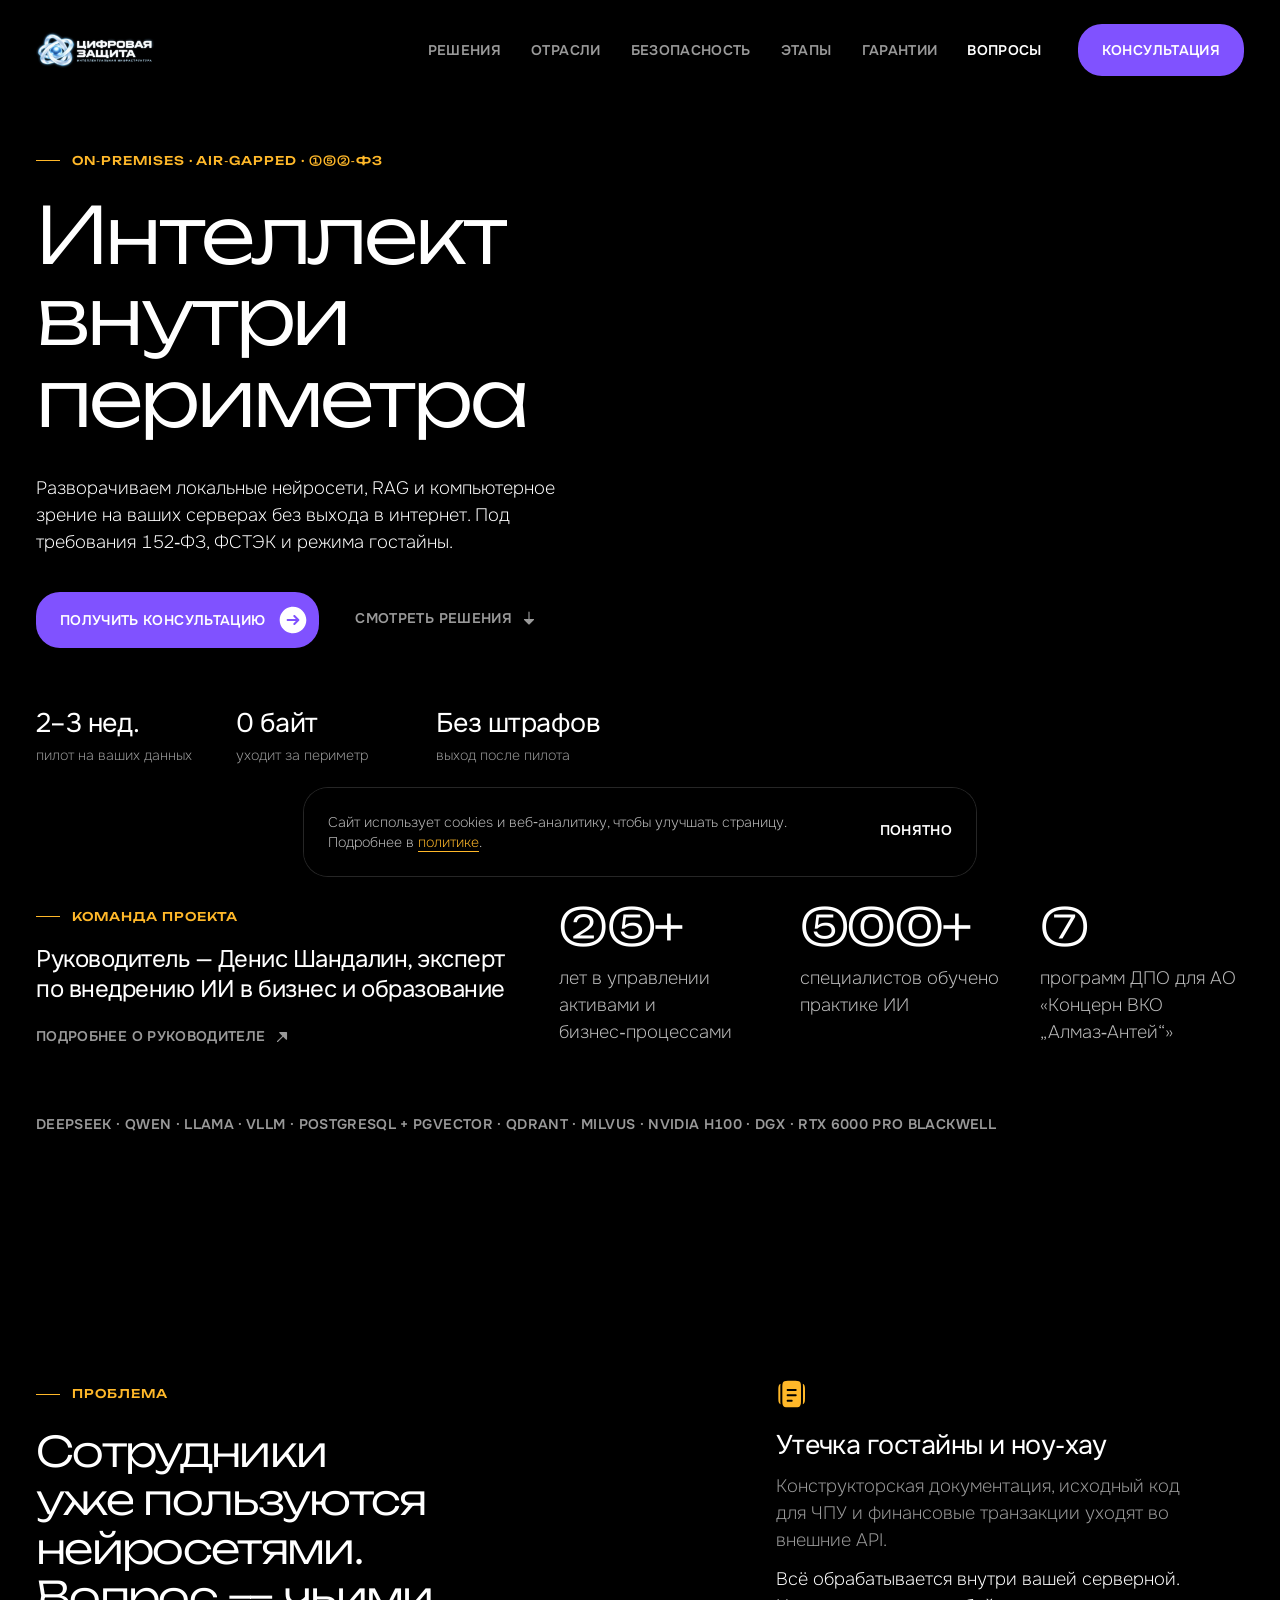
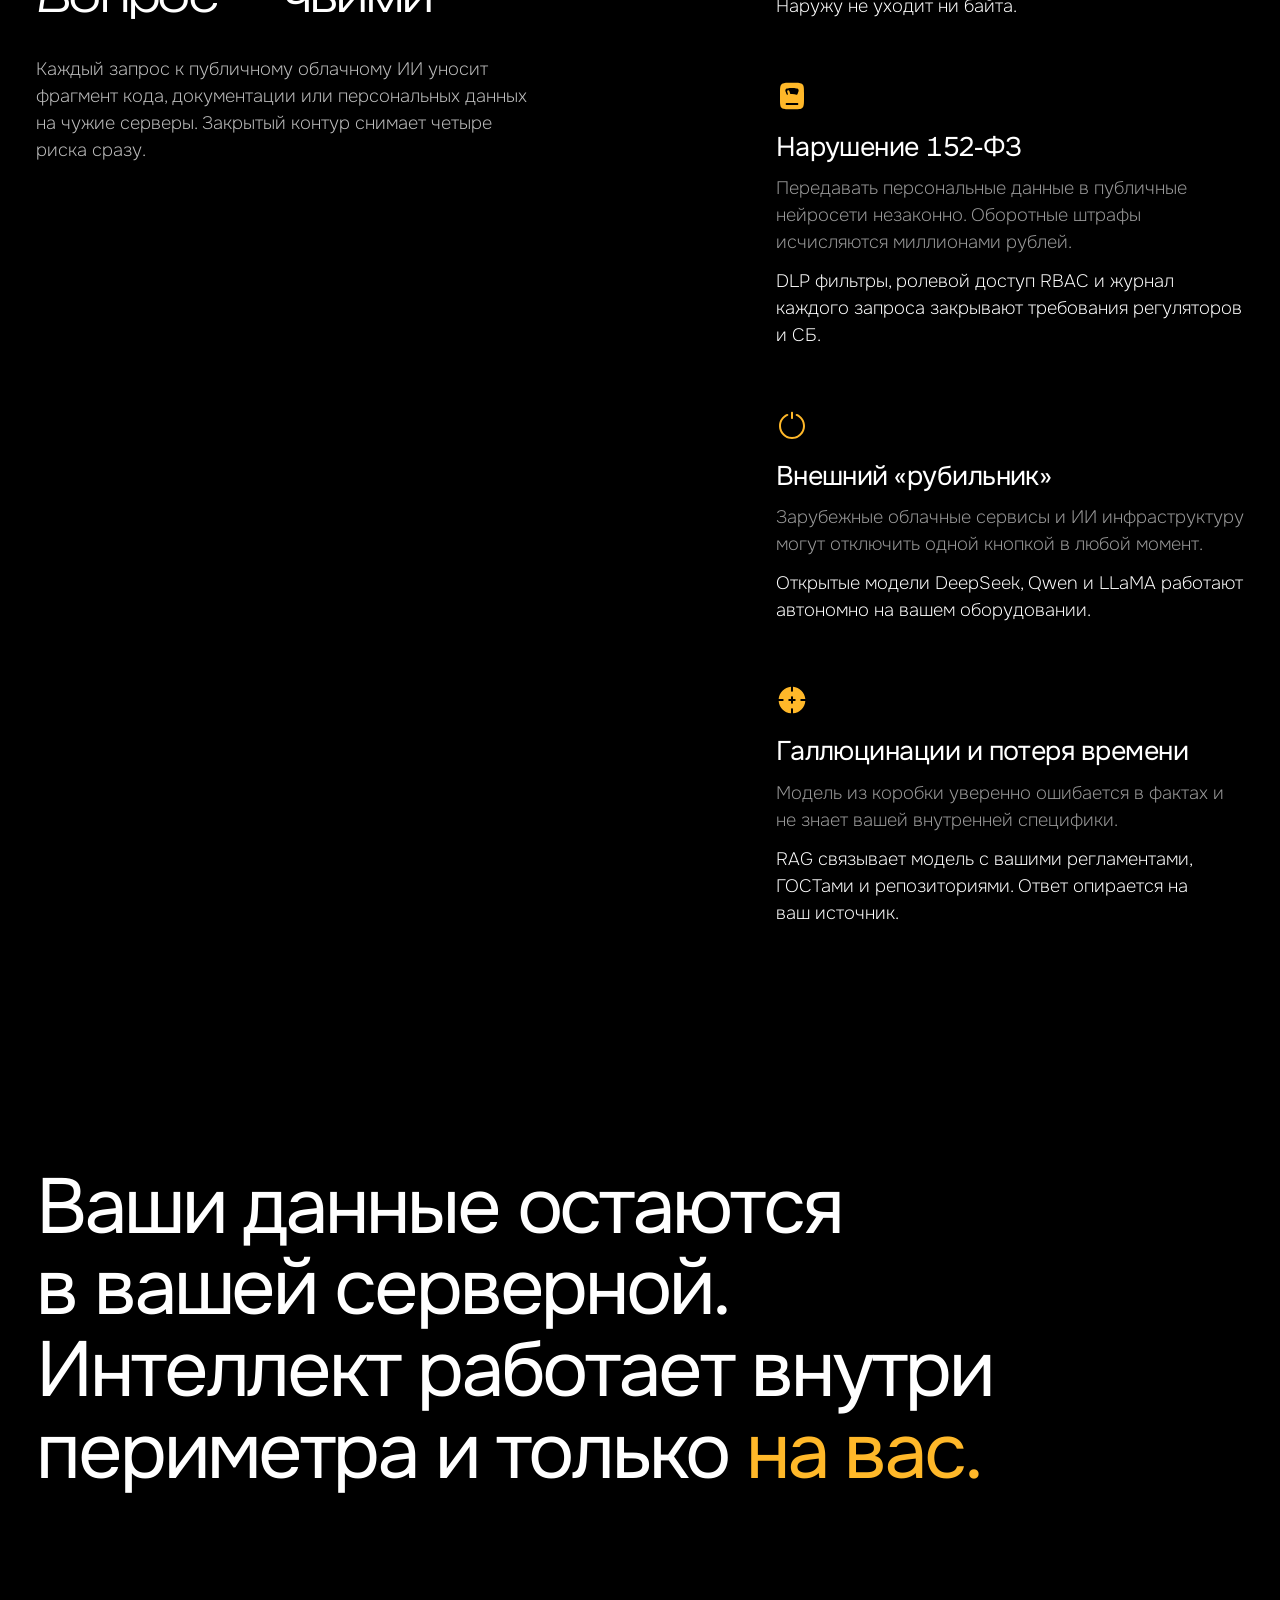
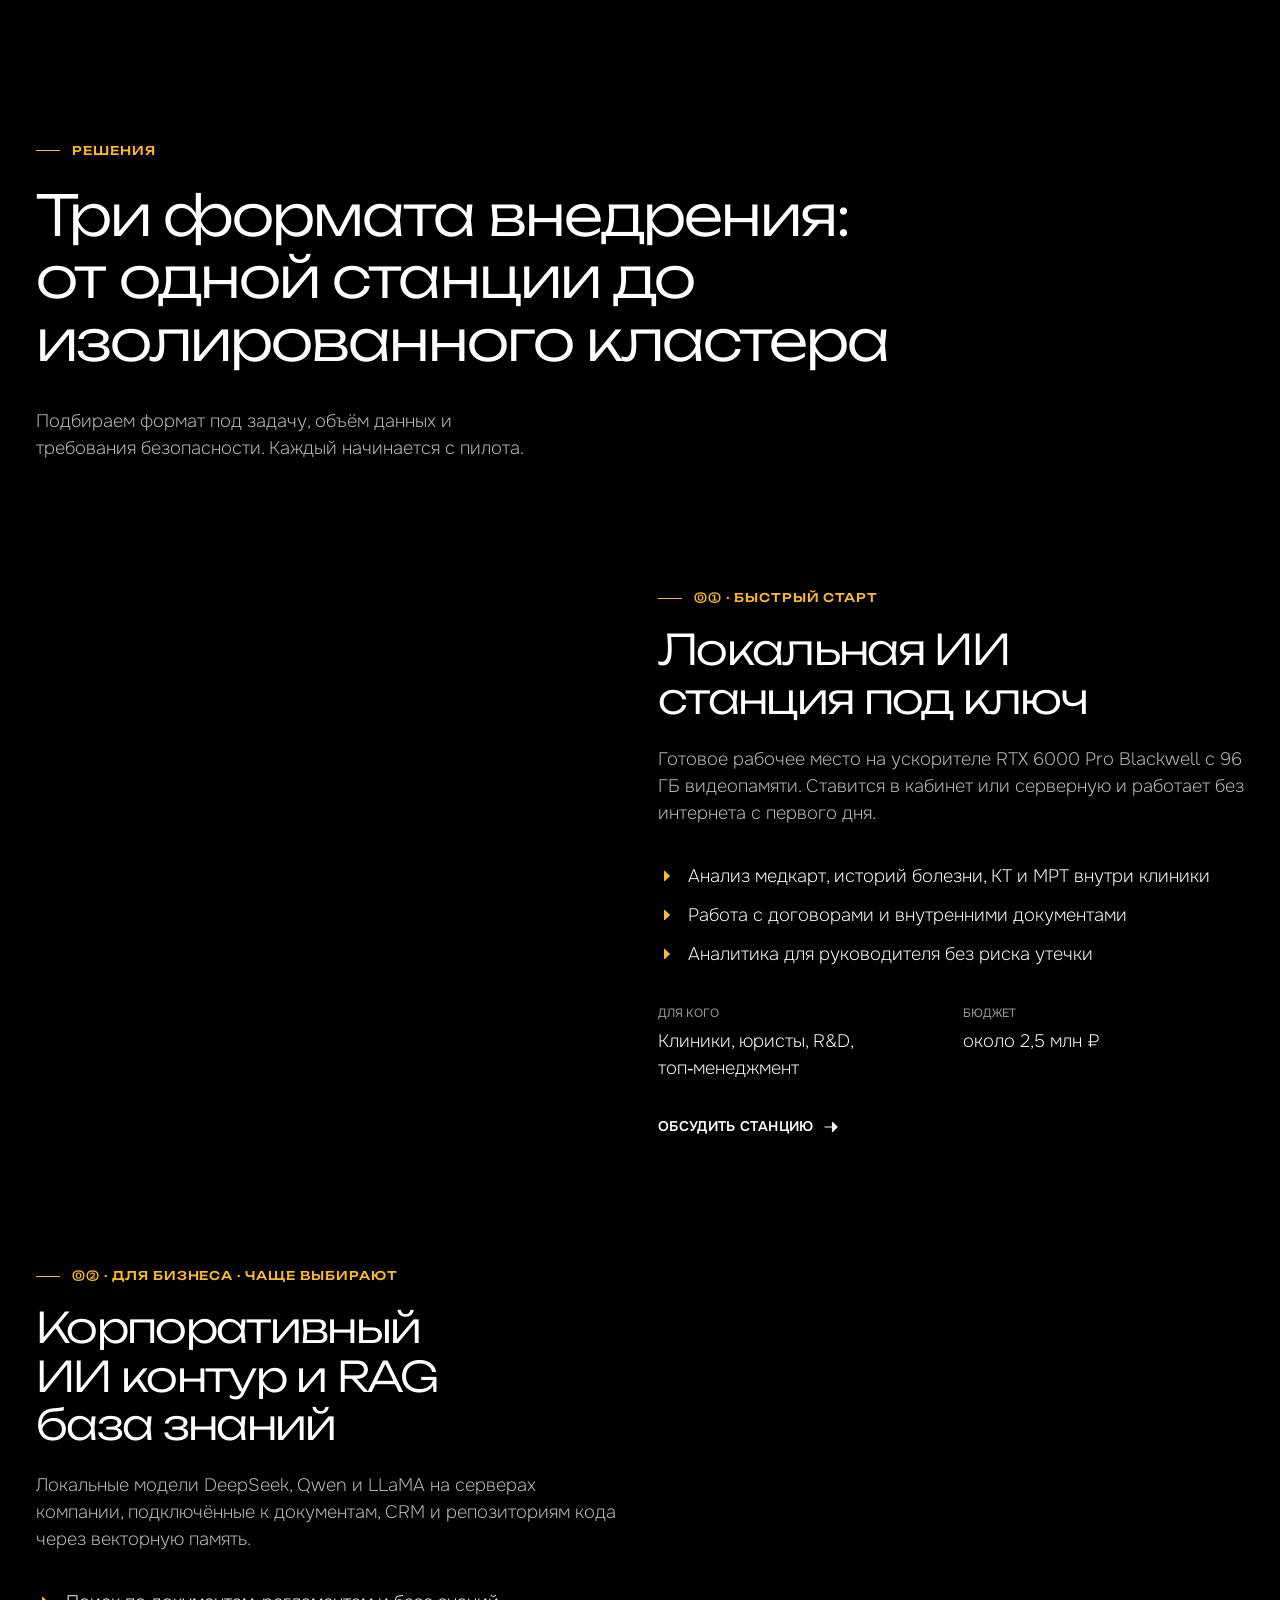
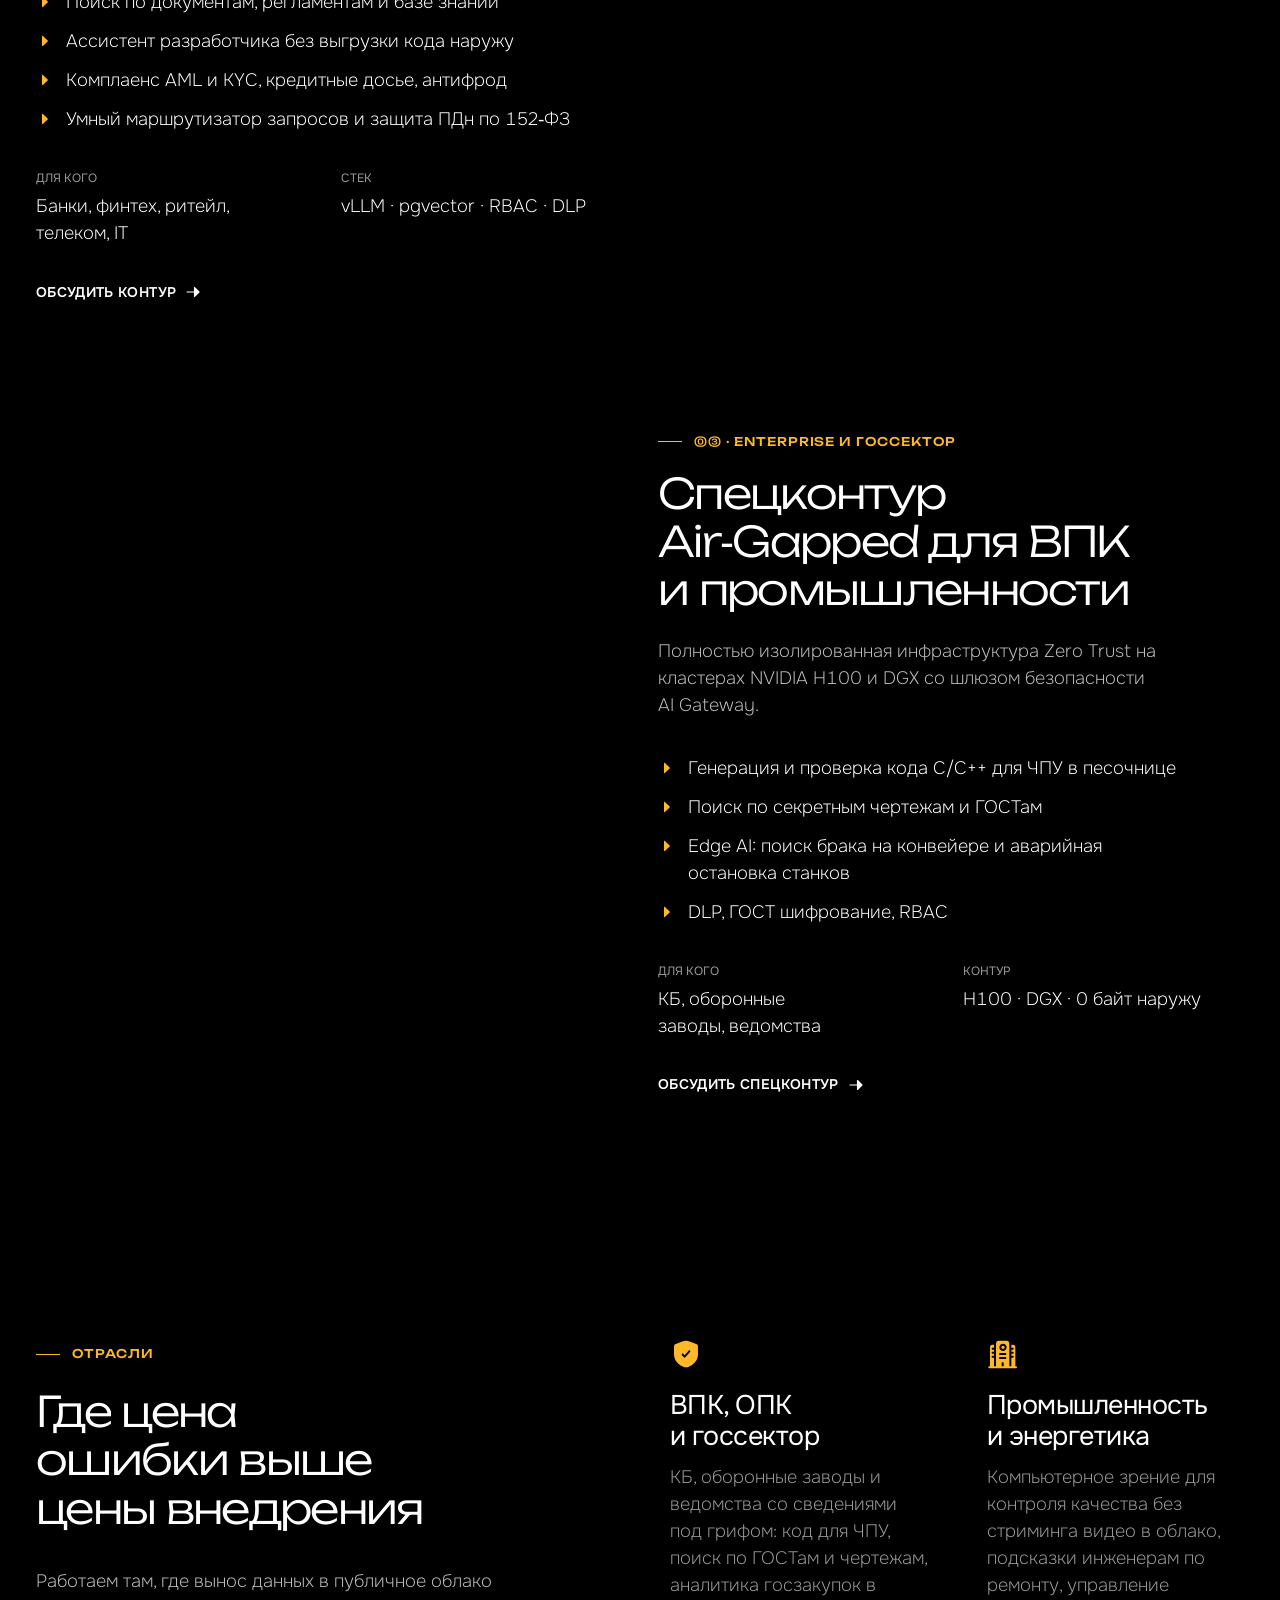
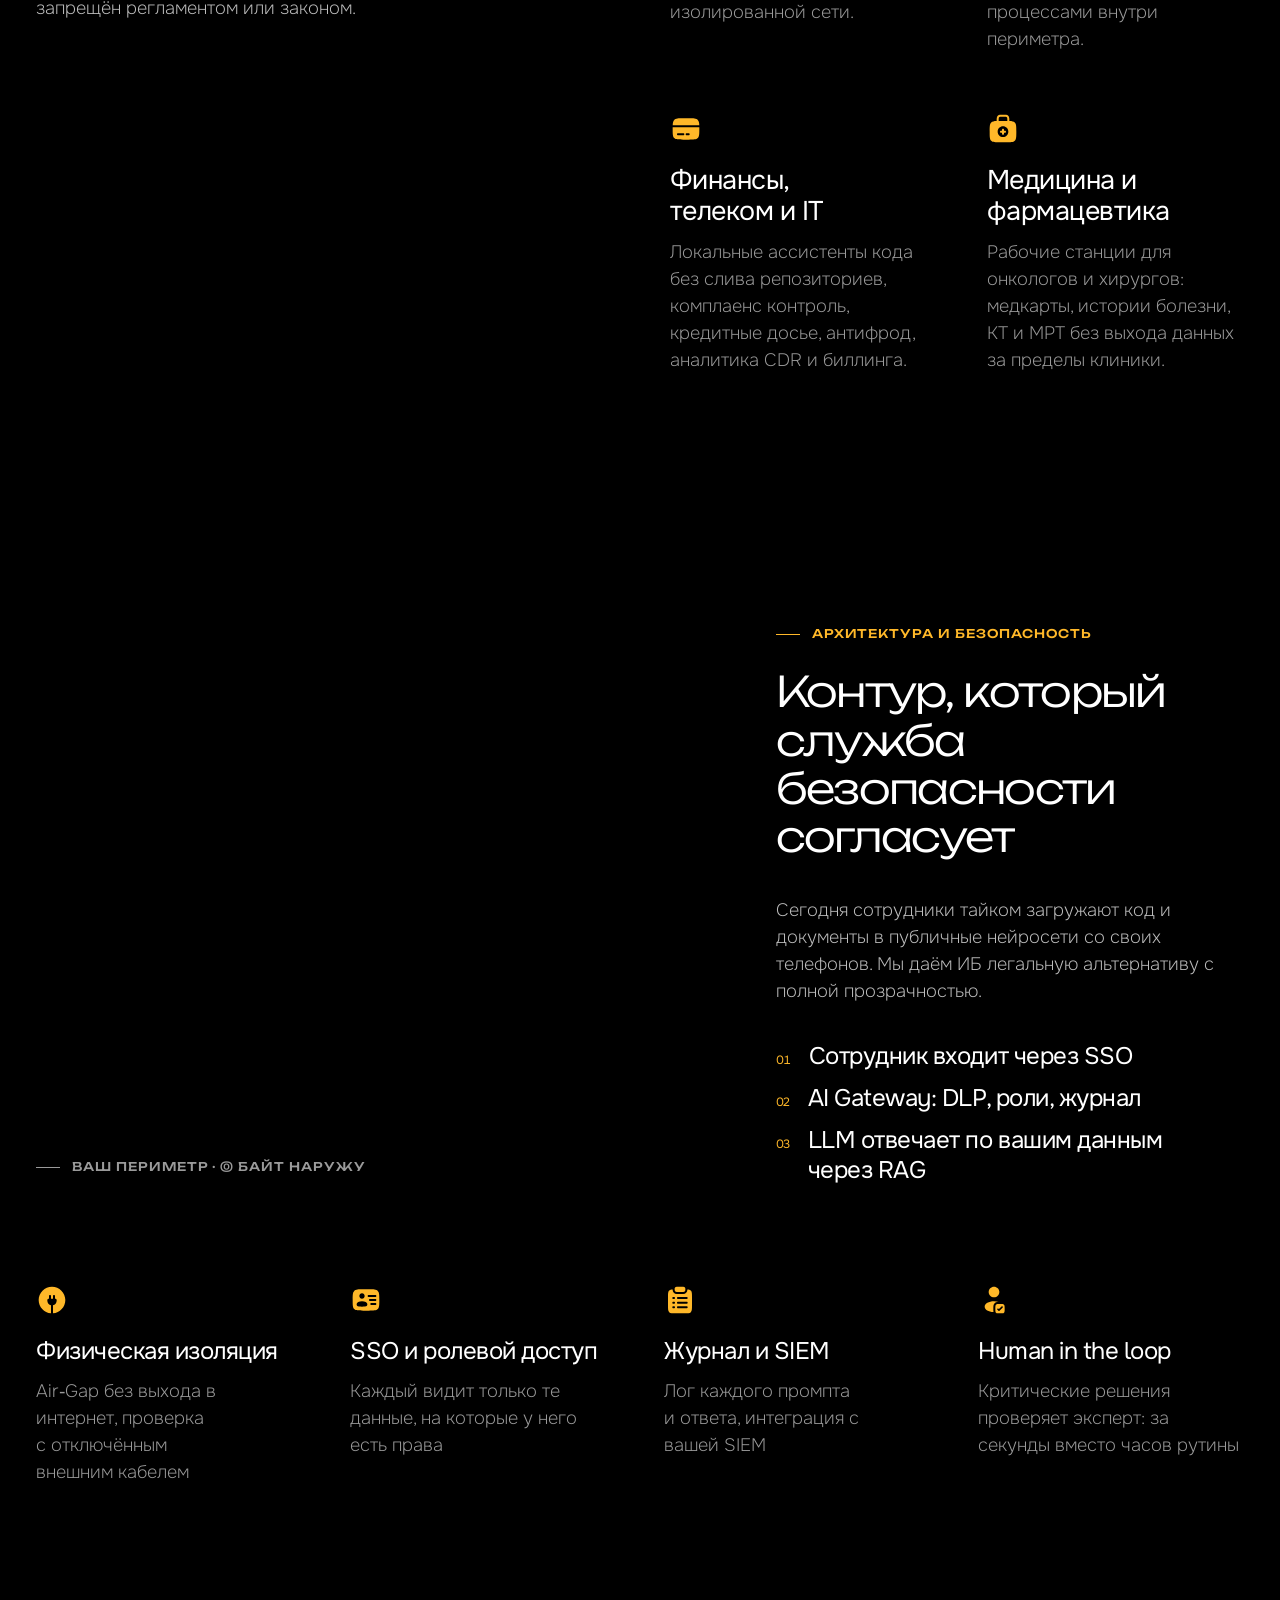
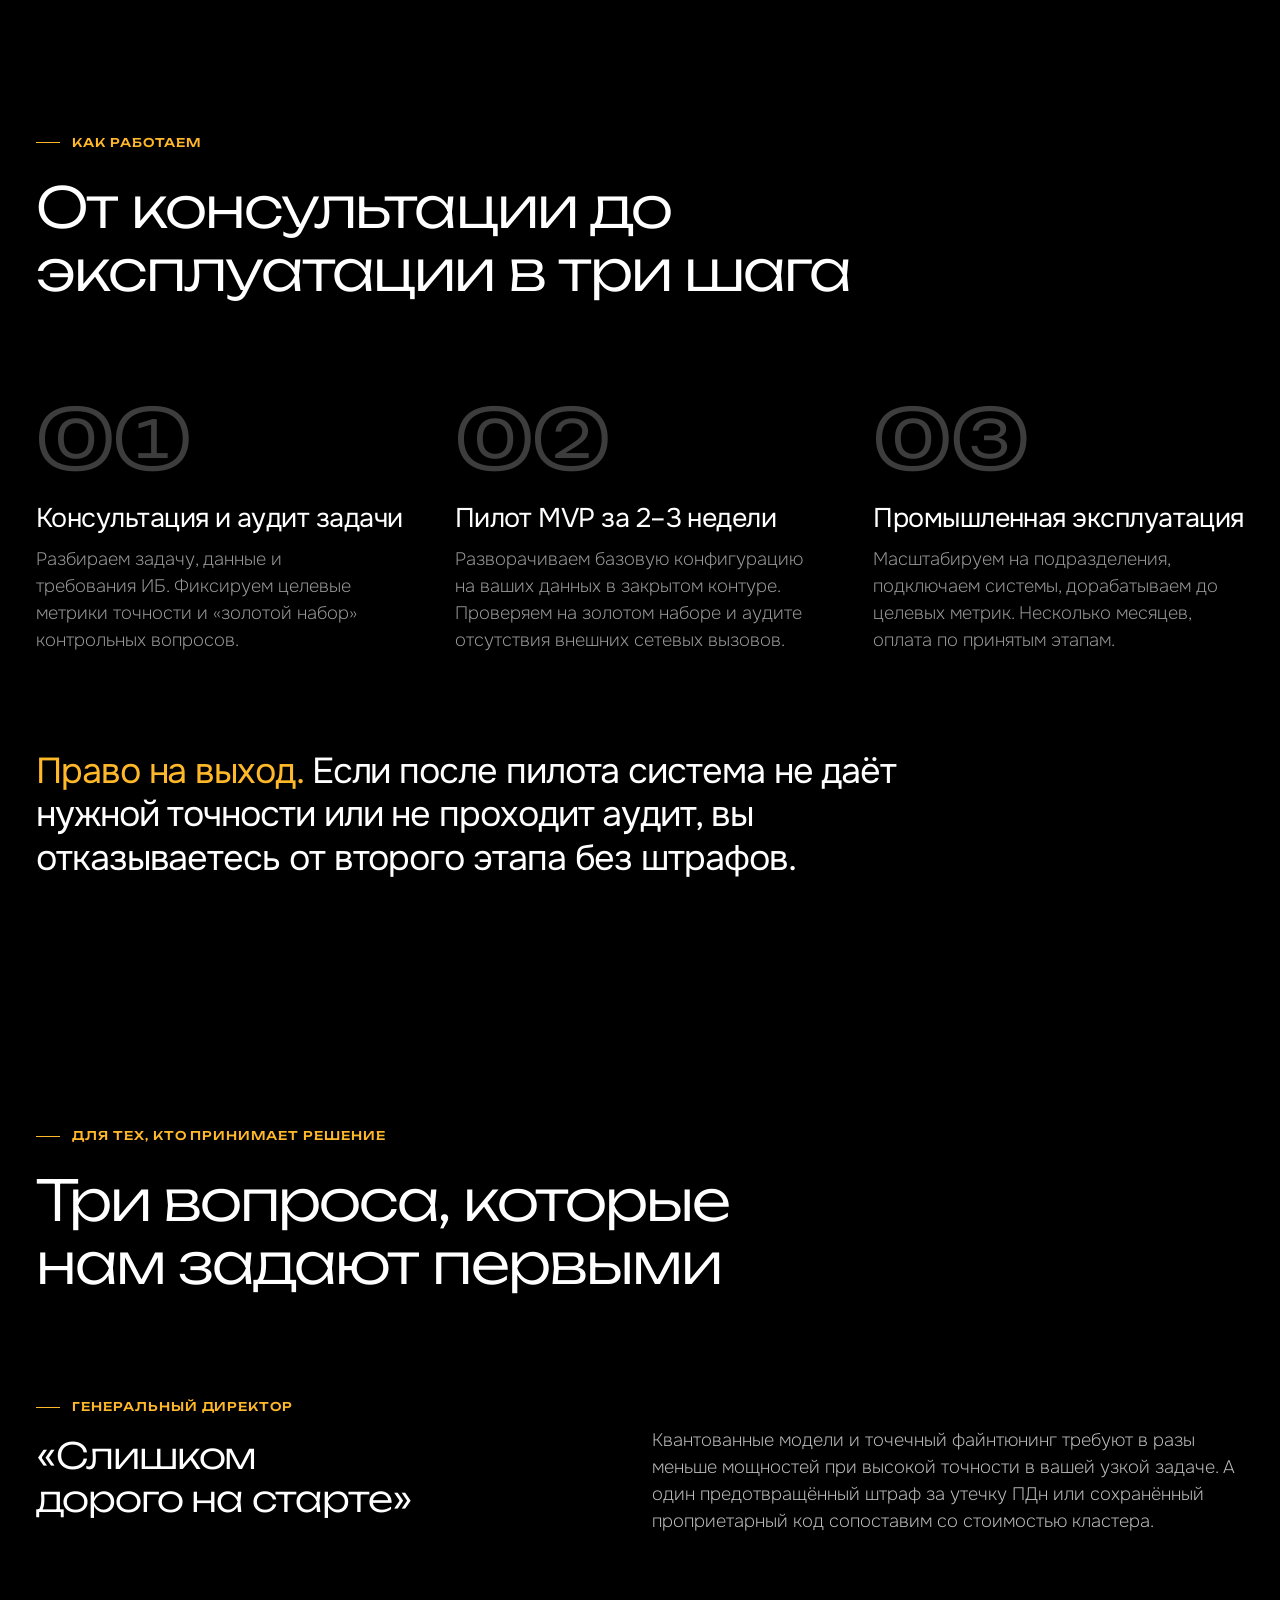
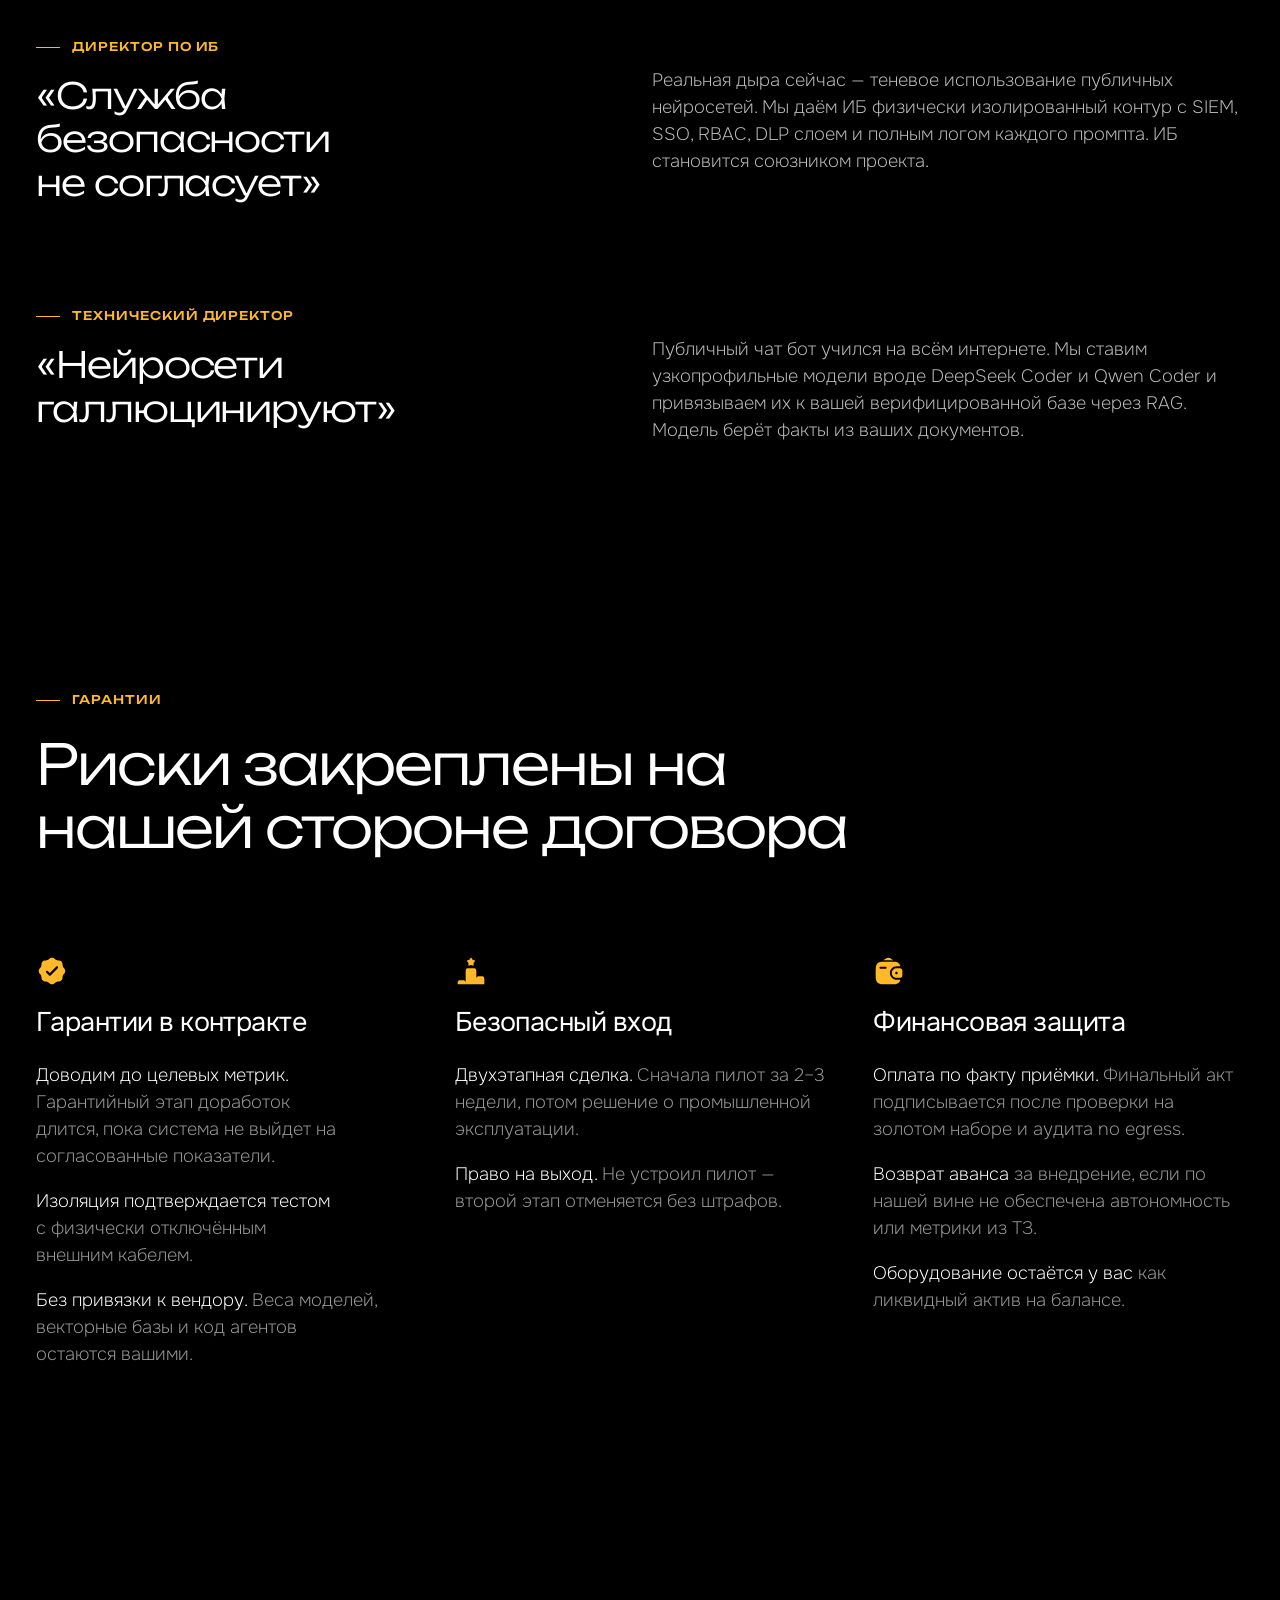
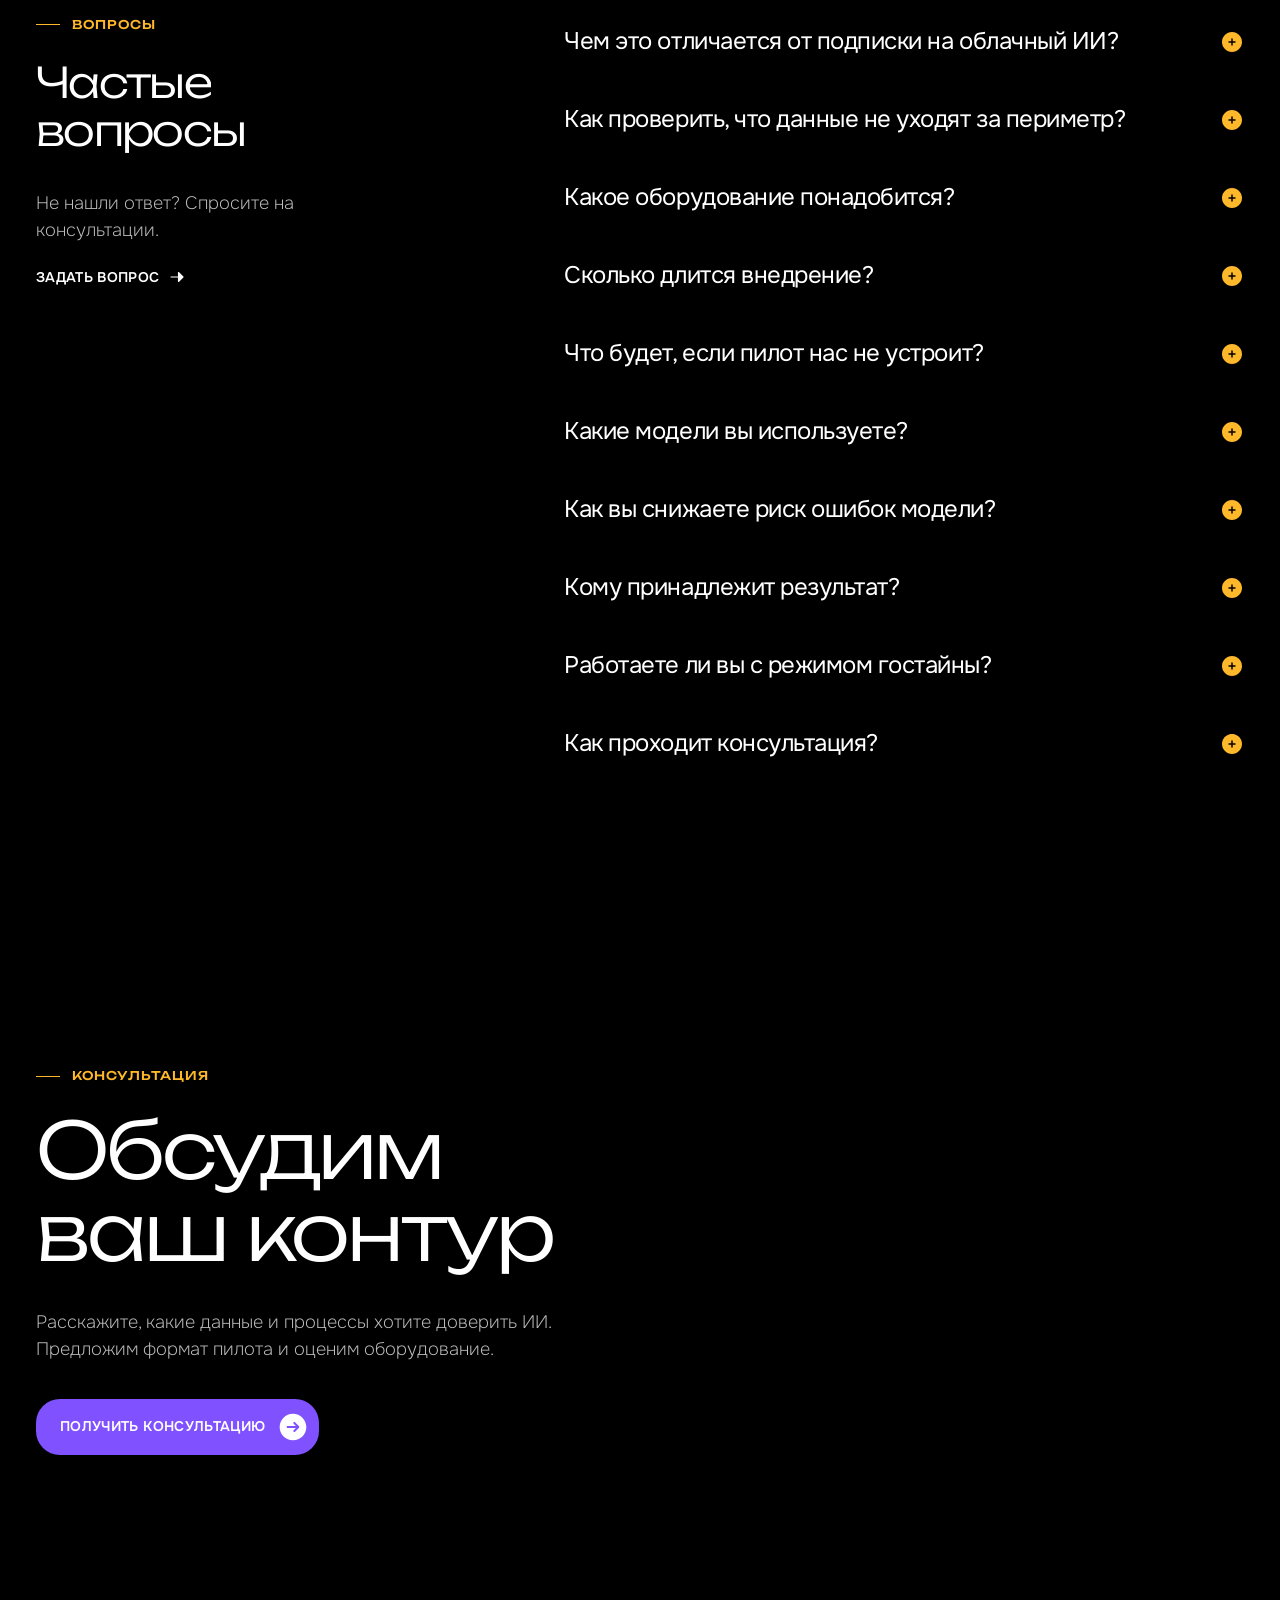
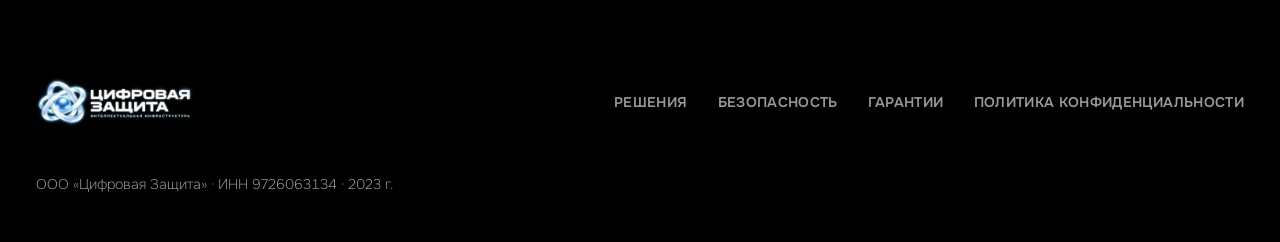
<file: index.html>
<!doctype html>
<html lang="ru">
<head>
  <meta charset="utf-8">
  <meta name="viewport" content="width=device-width, initial-scale=1">
  <title>Суверенный ИИ в закрытом контуре под ключ — Цифровая защита</title>
  <meta name="description" content="Разворачиваем локальные нейросети, RAG и компьютерное зрение на серверах заказчика без выхода в интернет. Под требования 152‑ФЗ, ФСТЭК и режима гостайны. Пилот на ваших данных за 2–3 недели.">
  <meta name="theme-color" content="#000000">
  <meta name="color-scheme" content="dark">
  <link rel="canonical" href="https://smit1980.github.io/CiFrA/">

  <meta property="og:type" content="website">
  <meta property="og:url" content="https://smit1980.github.io/CiFrA/">
  <meta property="og:locale" content="ru_RU">
  <meta property="og:site_name" content="Цифровая защита">
  <meta property="og:title" content="Суверенный ИИ в закрытом контуре под ключ">
  <meta property="og:description" content="Локальные LLM, RAG и компьютерное зрение на ваших серверах без выхода в интернет. Пилот за 2–3 недели.">
  <meta property="og:image" content="https://smit1980.github.io/CiFrA/assets/img/og-image.jpg">
  <meta property="og:image:width" content="1200">
  <meta property="og:image:height" content="630">
  <meta name="twitter:card" content="summary_large_image">

  <link rel="icon" type="image/png" sizes="32x32" href="assets/img/favicon-32.png">
  <link rel="icon" type="image/png" sizes="512x512" href="assets/img/favicon-512.png">
  <link rel="apple-touch-icon" href="assets/img/apple-touch-icon.png">

  <link rel="preconnect" href="https://fonts.googleapis.com">
  <link rel="preconnect" href="https://fonts.gstatic.com" crossorigin>
  <link href="https://fonts.googleapis.com/css2?family=Onest:wght@200;400;600&family=Unbounded:wght@300;500&display=swap" rel="stylesheet">
  <link rel="stylesheet" href="assets/css/styles.css">
  <script>document.documentElement.classList.add('js');</script>

  <script type="application/ld+json">
  {
    "@context": "https://schema.org",
    "@type": "Organization",
    "name": "ООО «Цифровая Защита»",
    "taxID": "9726063134",
    "foundingDate": "2023",
    "logo": "assets/img/logo-light.png",
    "description": "Развёртывание локальных нейросетей, RAG систем и компьютерного зрения в закрытом контуре заказчика."
  }
  </script>
  <script type="application/ld+json" id="faq-schema"></script>
</head>
<body>
  <a href="#main" class="sr-only focus:not-sr-only focus:fixed focus:left-6 focus:top-6 focus:z-[90] focus:rounded-pill focus:bg-iris focus:px-6 focus:py-3 focus:text-nav focus:font-semibold focus:uppercase">Перейти к содержанию</a>

  <!-- ============ Навигация: прозрачная, прямо на чёрном ============ -->
  <header class="absolute inset-x-0 top-0 z-50" id="top">
    <nav class="page flex items-center gap-9 py-6" aria-label="Основная навигация">
      <a href="#top" class="flex shrink-0 items-center" aria-label="Цифровая защита — на главную">
        <img src="assets/img/logo-dark.webp" alt="Цифровая защита" width="160" height="49" class="h-9 w-auto">
      </a>
      <div class="ml-auto hidden items-center gap-7.5 lg:flex">
        <a href="#resheniya" class="nav-link" data-spy>Решения</a>
        <a href="#otrasli" class="nav-link" data-spy>Отрасли</a>
        <a href="#bezopasnost" class="nav-link" data-spy>Безопасность</a>
        <a href="#etapy" class="nav-link" data-spy>Этапы</a>
        <a href="#garantii" class="nav-link" data-spy>Гарантии</a>
        <a href="#faq" class="nav-link" data-spy>Вопросы</a>
      </div>
      <button type="button" class="btn-iris ml-auto hidden sm:inline-flex lg:ml-0" data-open-form>Консультация</button>
      <button type="button" class="burger relative z-[60] ml-auto inline-flex h-11 w-11 flex-col items-center justify-center gap-1 text-bone sm:ml-0 lg:hidden" aria-label="Открыть меню" aria-expanded="false" aria-controls="mobile-menu" id="burger">
        <span class="block h-0.5 w-6 rounded bg-current"></span>
        <span class="block h-0.5 w-6 rounded bg-current"></span>
        <span class="block h-0.5 w-6 rounded bg-current"></span>
      </button>
    </nav>
  </header>

  <div id="mobile-menu" class="menu-panel fixed inset-0 z-40 flex flex-col bg-void/95 px-6 pb-12 pt-30 backdrop-blur-xl lg:hidden" aria-hidden="true">
    <nav class="flex flex-col gap-3" aria-label="Мобильная навигация">
      <a href="#resheniya" class="py-1.5 text-sub">Решения</a>
      <a href="#otrasli" class="py-1.5 text-sub">Отрасли</a>
      <a href="#bezopasnost" class="py-1.5 text-sub">Безопасность</a>
      <a href="#etapy" class="py-1.5 text-sub">Этапы</a>
      <a href="#garantii" class="py-1.5 text-sub">Гарантии</a>
      <a href="#faq" class="py-1.5 text-sub">Вопросы</a>
    </nav>
    <button type="button" class="btn-iris mt-auto w-full" data-open-form>Получить консультацию</button>
  </div>

  <main id="main">

    <!-- ============ 1. Hero ============ -->
    <section class="relative overflow-hidden pt-30 lg:min-h-[100svh] lg:pt-36" aria-labelledby="hero-title">
      <div class="page relative grid items-center gap-9 pb-24 lg:grid-cols-12 lg:pb-30">
        <div class="relative z-10 lg:col-span-7">
          <p class="label">On‑Premises · Air‑Gapped · 152‑ФЗ</p>
          <h1 id="hero-title" class="h-display mt-6">
            Интеллект <br>внутри <br>периметра
          </h1>
          <p class="copy mt-9 max-w-copy text-bone">
            Разворачиваем локальные нейросети, RAG и компьютерное зрение на ваших серверах без выхода в интернет. Под требования 152‑ФЗ, ФСТЭК и режима гостайны.
          </p>
          <div class="mt-9 flex flex-wrap items-center gap-x-9 gap-y-6">
            <button type="button" class="btn-iris" data-open-form>
              Получить консультацию <svg class="si text-2xl" aria-hidden="true" focusable="false" xmlns="http://www.w3.org/2000/svg" width="1em" height="1em" viewBox="0 0 24 24"><path fill="currentColor" fill-rule="evenodd" d="M12 22C17.5228 22 22 17.5228 22 12C22 6.47715 17.5228 2 12 2C6.47715 2 2 6.47715 2 12C2 17.5228 6.47715 22 12 22ZM12.4697 8.46967C12.7626 8.17678 13.2374 8.17678 13.5303 8.46967L16.5303 11.4697C16.8232 11.7626 16.8232 12.2374 16.5303 12.5303L13.5303 15.5303C13.2374 15.8232 12.7626 15.8232 12.4697 15.5303C12.1768 15.2374 12.1768 14.7626 12.4697 14.4697L14.1893 12.75H8C7.58579 12.75 7.25 12.4142 7.25 12C7.25 11.5858 7.58579 11.25 8 11.25H14.1893L12.4697 9.53033C12.1768 9.23744 12.1768 8.76256 12.4697 8.46967Z" clip-rule="evenodd"/></svg>
            </button>
            <a href="#resheniya" class="btn-ghost">Смотреть решения <svg class="si" aria-hidden="true" focusable="false" xmlns="http://www.w3.org/2000/svg" width="1em" height="1em" viewBox="0 0 24 24"><path fill="currentColor" d="M12.75 4C12.75 3.58579 12.4142 3.25 12 3.25C11.5858 3.25 11.25 3.58579 11.25 4L11.25 13.25H6.00002C5.69668 13.25 5.4232 13.4327 5.30711 13.713C5.19103 13.9932 5.25519 14.3158 5.46969 14.5303L11.4697 20.5303C11.6103 20.671 11.8011 20.75 12 20.75C12.1989 20.75 12.3897 20.671 12.5304 20.5303L18.5304 14.5303C18.7449 14.3158 18.809 13.9932 18.6929 13.713C18.5768 13.4327 18.3034 13.25 18 13.25H12.75L12.75 4Z"/></svg></a>
          </div>
          <dl class="mt-15 grid max-w-xl grid-cols-3 gap-6">
            <div class="flex flex-col">
              <dt class="copy order-last mt-1.5 text-sm text-ash">пилот на ваших данных</dt>
              <dd class="text-body sm:text-h-xs">2–3 нед.</dd>
            </div>
            <div class="flex flex-col">
              <dt class="copy order-last mt-1.5 text-sm text-ash">уходит за периметр</dt>
              <dd class="text-body sm:text-h-xs">0 байт</dd>
            </div>
            <div class="flex flex-col">
              <dt class="copy order-last mt-1.5 text-sm text-ash">выход после пилота</dt>
              <dd class="text-body sm:text-h-xs">Без штрафов</dd>
            </div>
          </dl>
        </div>
        <div class="relative -mx-6 aspect-square lg:col-span-5 lg:mx-0 lg:-mr-24 lg:scale-125" data-formation="atom" aria-hidden="true">
        </div>
      </div>
    </section>

    <!-- ============ 2. Команда и стек ============ -->
    <section class="pb-24 lg:pb-30" aria-label="Команда и технологии">
      <div class="page reveal grid gap-12 lg:grid-cols-12">
        <div class="lg:col-span-5">
          <p class="label">Команда проекта</p>
          <p class="mt-4.5 text-h-2xs">Руководитель — Денис Шандалин, эксперт по внедрению ИИ в бизнес и образование</p>
          <a href="https://smit1980.github.io/vizitkaSD/" target="_blank" rel="noopener" class="btn-ghost mt-6">Подробнее о руководителе <svg class="si" aria-hidden="true" focusable="false" xmlns="http://www.w3.org/2000/svg" width="1em" height="1em" viewBox="0 0 24 24"><path fill="currentColor" d="M5.46967 17.4697C5.17678 17.7626 5.17678 18.2374 5.46967 18.5303C5.76256 18.8232 6.23744 18.8232 6.53033 18.5303L13.5 11.5607L17.4697 15.5303C17.6842 15.7448 18.0068 15.809 18.287 15.6929C18.5673 15.5768 18.75 15.3033 18.75 15V6C18.75 5.58579 18.4142 5.25 18 5.25L9 5.25C8.69665 5.25 8.42318 5.43273 8.30709 5.71299C8.19101 5.99324 8.25517 6.31583 8.46967 6.53033L12.4393 10.5L5.46967 17.4697Z"/></svg></a>
        </div>
        <dl class="grid gap-9 sm:grid-cols-3 lg:col-span-7">
          <div class="flex flex-col">
            <dt class="copy order-last mt-3 text-mist">лет в управлении активами и бизнес‑процессами</dt>
            <dd class="font-display text-h font-light tracking-[-0.03em]" data-countup>25+</dd>
          </div>
          <div class="flex flex-col">
            <dt class="copy order-last mt-3 text-mist">специалистов обучено практике ИИ</dt>
            <dd class="font-display text-h font-light tracking-[-0.03em]" data-countup>500+</dd>
          </div>
          <div class="flex flex-col">
            <dt class="copy order-last mt-3 text-mist">программ ДПО для АО «Концерн ВКО „Алмаз‑Антей“»</dt>
            <dd class="font-display text-h font-light tracking-[-0.03em]" data-countup>7</dd>
          </div>
        </dl>
      </div>
      <p class="page reveal mt-15 text-nav font-semibold uppercase leading-loose text-ash">
        DeepSeek · Qwen · LLaMA · vLLM · PostgreSQL + pgvector · Qdrant · Milvus · NVIDIA H100 · DGX · RTX 6000 Pro Blackwell
      </p>
    </section>

    <!-- ============ 3. Проблема → решение ============ -->
    <section class="section" aria-labelledby="problem-title" data-formation="scatter" data-alpha="0.3">
      <div class="page grid gap-15 lg:grid-cols-12">
        <div class="reveal lg:sticky lg:top-12 lg:col-span-6 lg:self-start">
          <p class="label">Проблема</p>
          <h2 id="problem-title" class="h-section mt-6 lg:text-h-sm">Сотрудники уже пользуются нейросетями. Вопрос — чьими</h2>
          <p class="copy mt-9 max-w-copy text-mist">Каждый запрос к публичному облачному ИИ уносит фрагмент кода, документации или персональных данных на чужие серверы. Закрытый контур снимает четыре риска сразу.</p>
        </div>
        <ol class="grid gap-15 lg:col-span-5 lg:col-start-8">
          <li class="reveal">
            <svg class="si icon" aria-hidden="true" focusable="false" xmlns="http://www.w3.org/2000/svg" width="1em" height="1em" viewBox="0 0 24 24"><g fill="currentColor"><path fill-rule="evenodd" d="M12.75 2C15.5784 2 16.9924 2.00023 17.8711 2.87891C18.7498 3.75759 18.75 5.17157 18.75 8V16C18.75 18.8284 18.7498 20.2424 17.8711 21.1211C16.9924 21.9998 15.5784 22 12.75 22H10.75C7.92157 22 6.50759 21.9998 5.62891 21.1211C4.75023 20.2424 4.75 18.8284 4.75 16V8C4.75 5.17157 4.75023 3.75759 5.62891 2.87891C6.50759 2.00023 7.92157 2 10.75 2H12.75ZM8.75 16.25C8.33579 16.25 8 16.5858 8 17C8 17.4142 8.33579 17.75 8.75 17.75H11.75C12.1642 17.75 12.5 17.4142 12.5 17C12.5 16.5858 12.1642 16.25 11.75 16.25H8.75ZM8.75 12.25C8.33579 12.25 8 12.5858 8 13C8 13.4142 8.33579 13.75 8.75 13.75H14.75C15.1642 13.75 15.5 13.4142 15.5 13C15.5 12.5858 15.1642 12.25 14.75 12.25H8.75ZM8.75 8.25C8.33579 8.25 8 8.58579 8 9C8 9.41421 8.33579 9.75 8.75 9.75H14.75C15.1642 9.75 15.5 9.41421 15.5 9C15.5 8.58579 15.1642 8.25 14.75 8.25H8.75Z" clip-rule="evenodd"/><path d="M3.37305 4.50879C3.24973 5.4262 3.24993 6.57181 3.25 7.90137V16.0986C3.24993 17.4284 3.24969 18.5747 3.37305 19.4922C3.37904 19.5368 3.38587 19.5816 3.39258 19.626C3.09656 19.5029 2.84617 19.3393 2.62891 19.1221C1.75023 18.2434 1.75 16.8284 1.75 14V10C1.75 7.17181 1.75026 5.75755 2.62891 4.87891C2.8462 4.66166 3.0965 4.49809 3.39258 4.375C3.38587 4.41944 3.37905 4.46416 3.37305 4.50879Z"/><path d="M20.1074 4.375C20.4035 4.49809 20.6538 4.66166 20.8711 4.87891C21.7497 5.75755 21.75 7.17181 21.75 10V14C21.75 16.8284 21.7498 18.2434 20.8711 19.1221C20.6538 19.3393 20.4034 19.5029 20.1074 19.626C20.1141 19.5816 20.121 19.5368 20.127 19.4922C20.2503 18.5747 20.2501 17.4284 20.25 16.0986V7.90137C20.2501 6.57181 20.2503 5.4262 20.127 4.50879C20.121 4.46416 20.1141 4.41944 20.1074 4.375Z"/></g></svg>
            <h3 class="mt-4.5 text-h-xs">Утечка гостайны и ноу‑хау</h3>
            <p class="copy mt-3 text-ash">Конструкторская документация, исходный код для ЧПУ и финансовые транзакции уходят во внешние API.</p>
            <p class="copy mt-3">Всё обрабатывается внутри вашей серверной. Наружу не уходит ни байта.</p>
          </li>
          <li class="reveal">
            <svg class="si icon" aria-hidden="true" focusable="false" xmlns="http://www.w3.org/2000/svg" width="1em" height="1em" viewBox="0 0 24 24"><path fill="currentColor" fill-rule="evenodd" d="M3 10C3 6.22876 3 4.34315 4.17157 3.17157C5.34315 2 7.22876 2 11 2H13C16.7712 2 18.6569 2 19.8284 3.17157C21 4.34315 21 6.22876 21 10V14C21 17.7712 21 19.6569 19.8284 20.8284C18.6569 22 16.7712 22 13 22H11C7.22876 22 5.34315 22 4.17157 20.8284C3 19.6569 3 17.7712 3 14V10ZM7.25 18C7.25 17.5858 7.58579 17.25 8 17.25H16C16.4142 17.25 16.75 17.5858 16.75 18C16.75 18.4142 16.4142 18.75 16 18.75H8C7.58579 18.75 7.25 18.4142 7.25 18ZM15.3553 6.30984C13.1338 5.89672 10.8663 5.89672 8.64474 6.30984L8.16897 6.39831C7.2887 6.562 6.76942 7.59158 7.10085 8.51607L7.84525 10.5925C7.95314 10.8934 8.2437 11.0592 8.52553 10.9806C8.70281 10.9311 8.88073 10.8855 9.05918 10.8437L8.41984 8.854C8.26351 8.36748 8.49027 7.83168 8.92632 7.65725C9.36237 7.48283 9.84259 7.73584 9.99892 8.22236L10.7514 10.5641C12.3304 10.41 13.9267 10.5488 15.4746 10.9806C15.7564 11.0592 16.047 10.8934 16.1548 10.5925L16.8992 8.51607C17.2307 7.59158 16.7114 6.562 15.8311 6.39831L15.3553 6.30984Z" clip-rule="evenodd"/></svg>
            <h3 class="mt-4.5 text-h-xs">Нарушение 152‑ФЗ</h3>
            <p class="copy mt-3 text-ash">Передавать персональные данные в публичные нейросети незаконно. Оборотные штрафы исчисляются миллионами рублей.</p>
            <p class="copy mt-3">DLP фильтры, ролевой доступ RBAC и журнал каждого запроса закрывают требования регуляторов и СБ.</p>
          </li>
          <li class="reveal">
            <svg class="si icon" aria-hidden="true" focusable="false" xmlns="http://www.w3.org/2000/svg" width="1em" height="1em" viewBox="0 0 24 24"><g fill="currentColor"><path d="M12.75 2.75C12.75 2.33579 12.4142 2 12 2C11.5858 2 11.25 2.33579 11.25 2.75V6.75C11.25 7.16421 11.5858 7.5 12 7.5C12.4142 7.5 12.75 7.16421 12.75 6.75V2.75Z"/><path d="M8.7919 5.14692C9.17345 4.98571 9.35208 4.54571 9.19087 4.16416C9.02966 3.7826 8.58966 3.60398 8.2081 3.76519C4.70832 5.24386 2.25 8.70905 2.25 12.7501C2.25 18.1349 6.61522 22.5001 12 22.5001C17.3848 22.5001 21.75 18.1349 21.75 12.7501C21.75 8.70905 19.2917 5.24386 15.7919 3.76519C15.4103 3.60398 14.9703 3.7826 14.8091 4.16416C14.6479 4.54571 14.8265 4.98571 15.2081 5.14692C18.1722 6.39927 20.25 9.33293 20.25 12.7501C20.25 17.3065 16.5563 21.0001 12 21.0001C7.44365 21.0001 3.75 17.3065 3.75 12.7501C3.75 9.33293 5.82779 6.39927 8.7919 5.14692Z"/></g></svg>
            <h3 class="mt-4.5 text-h-xs">Внешний «рубильник»</h3>
            <p class="copy mt-3 text-ash">Зарубежные облачные сервисы и ИИ инфраструктуру могут отключить одной кнопкой в любой момент.</p>
            <p class="copy mt-3">Открытые модели DeepSeek, Qwen и LLaMA работают автономно на вашем оборудовании.</p>
          </li>
          <li class="reveal">
            <svg class="si icon" aria-hidden="true" focusable="false" xmlns="http://www.w3.org/2000/svg" width="1em" height="1em" viewBox="0 0 24 24"><path fill="currentColor" fill-rule="evenodd" d="M11.2479 2C6.30929 2.36618 2.36618 6.30929 2 11.2479H4.98056C5.39592 11.2479 5.73264 11.5846 5.73264 12C5.73264 12.4154 5.39592 12.7521 4.98056 12.7521H2C2.36618 17.6907 6.30929 21.6338 11.2479 22V19.0194C11.2479 18.6041 11.5846 18.2674 12 18.2674C12.4154 18.2674 12.7521 18.6041 12.7521 19.0194V22C17.6907 21.6338 21.6338 17.6907 22 12.7521H19.0194C18.6041 12.7521 18.2674 12.4154 18.2674 12C18.2674 11.5846 18.6041 11.2479 19.0194 11.2479H22C21.6338 6.30929 17.6907 2.36618 12.7521 2V4.98056C12.7521 5.39592 12.4154 5.73264 12 5.73264C11.5846 5.73264 11.2479 5.39592 11.2479 4.98056V2ZM9.24236 12C9.24236 11.5846 9.57908 11.2479 9.99444 11.2479H11.2479V9.99444C11.2479 9.57908 11.5846 9.24236 12 9.24236C12.4154 9.24236 12.7521 9.57908 12.7521 9.99444V11.2479H14.0056C14.4209 11.2479 14.7576 11.5846 14.7576 12C14.7576 12.4154 14.4209 12.7521 14.0056 12.7521H12.7521V14.0056C12.7521 14.4209 12.4154 14.7576 12 14.7576C11.5846 14.7576 11.2479 14.4209 11.2479 14.0056V12.7521H9.99444C9.57908 12.7521 9.24236 12.4154 9.24236 12Z" clip-rule="evenodd"/></svg>
            <h3 class="mt-4.5 text-h-xs">Галлюцинации и потеря времени</h3>
            <p class="copy mt-3 text-ash">Модель из коробки уверенно ошибается в фактах и не знает вашей внутренней специфики.</p>
            <p class="copy mt-3">RAG связывает модель с вашими регламентами, ГОСТами и репозиториями. Ответ опирается на ваш источник.</p>
          </li>
        </ol>
      </div>
    </section>

    <!-- ============ 4. Слоган ============ -->
    <section class="section" aria-label="Главная идея" data-formation="scatter" data-alpha="0.3">
      <div class="page">
        <p class="tagline h-section max-w-5xl xl:text-h-lg" data-tagline>
          Ваши данные остаются в&nbsp;вашей серверной. Интеллект работает внутри периметра и&nbsp;только <span data-accent>на&nbsp;вас.</span>
        </p>
      </div>
    </section>

    <!-- ============ 5. Решения: три пакета зигзагом ============ -->
    <section id="resheniya" class="section" aria-labelledby="packs-title">
      <div class="page">
        <div class="reveal max-w-4xl">
          <p class="label">Решения</p>
          <h2 id="packs-title" class="h-section mt-6">Три формата внедрения: от одной станции до изолированного кластера</h2>
          <p class="copy mt-9 max-w-copy text-mist">Подбираем формат под задачу, объём данных и требования безопасности. Каждый начинается с пилота.</p>
        </div>

        <!-- Пакет 1: визуал слева -->
        <article class="mt-24 grid items-center gap-9 lg:mt-30 lg:grid-cols-12">
          <div class="reveal relative -mx-6 aspect-square sm:mx-auto sm:w-4/5 lg:col-span-5 lg:mx-0 lg:w-full" data-formation="core" aria-hidden="true">
          </div>
          <div class="reveal lg:col-span-6 lg:col-start-7">
            <p class="label">01 · Быстрый старт</p>
            <h3 class="h-pack mt-4.5">Локальная ИИ станция под ключ</h3>
            <p class="copy mt-6 text-mist">Готовое рабочее место на ускорителе RTX 6000 Pro Blackwell с 96 ГБ видеопамяти. Ставится в кабинет или серверную и работает без интернета с первого дня.</p>
            <ul class="copy mt-9 space-y-3">
              <li class="flex gap-3"><svg class="si mt-1 text-saffron" aria-hidden="true" focusable="false" xmlns="http://www.w3.org/2000/svg" width="1em" height="1em" viewBox="0 0 24 24"><path fill="currentColor" d="M15.8351 11.6296L9.20467 5.1999C8.79094 4.79869 8 5.04189 8 5.5703L8 18.4297C8 18.9581 8.79094 19.2013 9.20467 18.8001L15.8351 12.3704C16.055 12.1573 16.0549 11.8427 15.8351 11.6296Z"/></svg>Анализ медкарт, историй болезни, КТ и МРТ внутри клиники</li>
              <li class="flex gap-3"><svg class="si mt-1 text-saffron" aria-hidden="true" focusable="false" xmlns="http://www.w3.org/2000/svg" width="1em" height="1em" viewBox="0 0 24 24"><path fill="currentColor" d="M15.8351 11.6296L9.20467 5.1999C8.79094 4.79869 8 5.04189 8 5.5703L8 18.4297C8 18.9581 8.79094 19.2013 9.20467 18.8001L15.8351 12.3704C16.055 12.1573 16.0549 11.8427 15.8351 11.6296Z"/></svg>Работа с договорами и внутренними документами</li>
              <li class="flex gap-3"><svg class="si mt-1 text-saffron" aria-hidden="true" focusable="false" xmlns="http://www.w3.org/2000/svg" width="1em" height="1em" viewBox="0 0 24 24"><path fill="currentColor" d="M15.8351 11.6296L9.20467 5.1999C8.79094 4.79869 8 5.04189 8 5.5703L8 18.4297C8 18.9581 8.79094 19.2013 9.20467 18.8001L15.8351 12.3704C16.055 12.1573 16.0549 11.8427 15.8351 11.6296Z"/></svg>Аналитика для руководителя без риска утечки</li>
            </ul>
            <dl class="mt-9 grid grid-cols-2 gap-6">
              <div><dt class="text-caption uppercase text-ash">Для кого</dt><dd class="copy mt-1.5">Клиники, юристы, R&amp;D, топ‑менеджмент</dd></div>
              <div><dt class="text-caption uppercase text-ash">Бюджет</dt><dd class="copy mt-1.5">около 2,5 млн ₽</dd></div>
            </dl>
            <button type="button" class="btn-ghost mt-9 text-bone" data-open-form data-package="Пакет 1. Локальная ИИ станция">Обсудить станцию <svg class="si" aria-hidden="true" focusable="false" xmlns="http://www.w3.org/2000/svg" width="1em" height="1em" viewBox="0 0 24 24"><path fill="currentColor" d="M4 11.25C3.58579 11.25 3.25 11.5858 3.25 12C3.25 12.4142 3.58579 12.75 4 12.75H13.25V18C13.25 18.3034 13.4327 18.5768 13.713 18.6929C13.9932 18.809 14.3158 18.7449 14.5303 18.5304L20.5303 12.5304C20.671 12.3897 20.75 12.1989 20.75 12C20.75 11.8011 20.671 11.6103 20.5303 11.4697L14.5303 5.46969C14.3158 5.25519 13.9932 5.19103 13.713 5.30711C13.4327 5.4232 13.25 5.69668 13.25 6.00002V11.25H4Z"/></svg></button>
          </div>
        </article>

        <!-- Пакет 2: визуал справа -->
        <article class="mt-24 grid items-center gap-9 lg:mt-30 lg:grid-cols-12">
          <div class="reveal relative -mx-6 aspect-square sm:mx-auto sm:w-4/5 lg:order-last lg:col-span-5 lg:col-start-8 lg:mx-0 lg:w-full" data-formation="ring" aria-hidden="true">
          </div>
          <div class="reveal lg:col-span-6">
            <p class="label">02 · Для бизнеса · чаще выбирают</p>
            <h3 class="h-pack mt-4.5">Корпоративный ИИ контур и RAG база знаний</h3>
            <p class="copy mt-6 text-mist">Локальные модели DeepSeek, Qwen и LLaMA на серверах компании, подключённые к документам, CRM и репозиториям кода через векторную память.</p>
            <ul class="copy mt-9 space-y-3">
              <li class="flex gap-3"><svg class="si mt-1 text-saffron" aria-hidden="true" focusable="false" xmlns="http://www.w3.org/2000/svg" width="1em" height="1em" viewBox="0 0 24 24"><path fill="currentColor" d="M15.8351 11.6296L9.20467 5.1999C8.79094 4.79869 8 5.04189 8 5.5703L8 18.4297C8 18.9581 8.79094 19.2013 9.20467 18.8001L15.8351 12.3704C16.055 12.1573 16.0549 11.8427 15.8351 11.6296Z"/></svg>Поиск по документам, регламентам и базе знаний</li>
              <li class="flex gap-3"><svg class="si mt-1 text-saffron" aria-hidden="true" focusable="false" xmlns="http://www.w3.org/2000/svg" width="1em" height="1em" viewBox="0 0 24 24"><path fill="currentColor" d="M15.8351 11.6296L9.20467 5.1999C8.79094 4.79869 8 5.04189 8 5.5703L8 18.4297C8 18.9581 8.79094 19.2013 9.20467 18.8001L15.8351 12.3704C16.055 12.1573 16.0549 11.8427 15.8351 11.6296Z"/></svg>Ассистент разработчика без выгрузки кода наружу</li>
              <li class="flex gap-3"><svg class="si mt-1 text-saffron" aria-hidden="true" focusable="false" xmlns="http://www.w3.org/2000/svg" width="1em" height="1em" viewBox="0 0 24 24"><path fill="currentColor" d="M15.8351 11.6296L9.20467 5.1999C8.79094 4.79869 8 5.04189 8 5.5703L8 18.4297C8 18.9581 8.79094 19.2013 9.20467 18.8001L15.8351 12.3704C16.055 12.1573 16.0549 11.8427 15.8351 11.6296Z"/></svg>Комплаенс AML и KYC, кредитные досье, антифрод</li>
              <li class="flex gap-3"><svg class="si mt-1 text-saffron" aria-hidden="true" focusable="false" xmlns="http://www.w3.org/2000/svg" width="1em" height="1em" viewBox="0 0 24 24"><path fill="currentColor" d="M15.8351 11.6296L9.20467 5.1999C8.79094 4.79869 8 5.04189 8 5.5703L8 18.4297C8 18.9581 8.79094 19.2013 9.20467 18.8001L15.8351 12.3704C16.055 12.1573 16.0549 11.8427 15.8351 11.6296Z"/></svg>Умный маршрутизатор запросов и защита ПДн по 152‑ФЗ</li>
            </ul>
            <dl class="mt-9 grid grid-cols-2 gap-6">
              <div><dt class="text-caption uppercase text-ash">Для кого</dt><dd class="copy mt-1.5">Банки, финтех, ритейл, телеком, IT</dd></div>
              <div><dt class="text-caption uppercase text-ash">Стек</dt><dd class="copy mt-1.5">vLLM · pgvector · RBAC · DLP</dd></div>
            </dl>
            <button type="button" class="btn-ghost mt-9 text-bone" data-open-form data-package="Пакет 2. Корпоративный ИИ контур и RAG">Обсудить контур <svg class="si" aria-hidden="true" focusable="false" xmlns="http://www.w3.org/2000/svg" width="1em" height="1em" viewBox="0 0 24 24"><path fill="currentColor" d="M4 11.25C3.58579 11.25 3.25 11.5858 3.25 12C3.25 12.4142 3.58579 12.75 4 12.75H13.25V18C13.25 18.3034 13.4327 18.5768 13.713 18.6929C13.9932 18.809 14.3158 18.7449 14.5303 18.5304L20.5303 12.5304C20.671 12.3897 20.75 12.1989 20.75 12C20.75 11.8011 20.671 11.6103 20.5303 11.4697L14.5303 5.46969C14.3158 5.25519 13.9932 5.19103 13.713 5.30711C13.4327 5.4232 13.25 5.69668 13.25 6.00002V11.25H4Z"/></svg></button>
          </div>
        </article>

        <!-- Пакет 3: визуал слева -->
        <article class="mt-24 grid items-center gap-9 lg:mt-30 lg:grid-cols-12">
          <div class="reveal relative -mx-6 aspect-square sm:mx-auto sm:w-4/5 lg:col-span-5 lg:mx-0 lg:w-full" data-formation="lattice" aria-hidden="true">
          </div>
          <div class="reveal lg:col-span-6 lg:col-start-7">
            <p class="label">03 · Enterprise и госсектор</p>
            <h3 class="h-pack mt-4.5">Спецконтур Air‑Gapped для ВПК и промышленности</h3>
            <p class="copy mt-6 text-mist">Полностью изолированная инфраструктура Zero Trust на кластерах NVIDIA H100 и DGX со шлюзом безопасности AI Gateway.</p>
            <ul class="copy mt-9 space-y-3">
              <li class="flex gap-3"><svg class="si mt-1 text-saffron" aria-hidden="true" focusable="false" xmlns="http://www.w3.org/2000/svg" width="1em" height="1em" viewBox="0 0 24 24"><path fill="currentColor" d="M15.8351 11.6296L9.20467 5.1999C8.79094 4.79869 8 5.04189 8 5.5703L8 18.4297C8 18.9581 8.79094 19.2013 9.20467 18.8001L15.8351 12.3704C16.055 12.1573 16.0549 11.8427 15.8351 11.6296Z"/></svg>Генерация и проверка кода C/C++ для ЧПУ в песочнице</li>
              <li class="flex gap-3"><svg class="si mt-1 text-saffron" aria-hidden="true" focusable="false" xmlns="http://www.w3.org/2000/svg" width="1em" height="1em" viewBox="0 0 24 24"><path fill="currentColor" d="M15.8351 11.6296L9.20467 5.1999C8.79094 4.79869 8 5.04189 8 5.5703L8 18.4297C8 18.9581 8.79094 19.2013 9.20467 18.8001L15.8351 12.3704C16.055 12.1573 16.0549 11.8427 15.8351 11.6296Z"/></svg>Поиск по секретным чертежам и ГОСТам</li>
              <li class="flex gap-3"><svg class="si mt-1 text-saffron" aria-hidden="true" focusable="false" xmlns="http://www.w3.org/2000/svg" width="1em" height="1em" viewBox="0 0 24 24"><path fill="currentColor" d="M15.8351 11.6296L9.20467 5.1999C8.79094 4.79869 8 5.04189 8 5.5703L8 18.4297C8 18.9581 8.79094 19.2013 9.20467 18.8001L15.8351 12.3704C16.055 12.1573 16.0549 11.8427 15.8351 11.6296Z"/></svg>Edge AI: поиск брака на конвейере и аварийная остановка станков</li>
              <li class="flex gap-3"><svg class="si mt-1 text-saffron" aria-hidden="true" focusable="false" xmlns="http://www.w3.org/2000/svg" width="1em" height="1em" viewBox="0 0 24 24"><path fill="currentColor" d="M15.8351 11.6296L9.20467 5.1999C8.79094 4.79869 8 5.04189 8 5.5703L8 18.4297C8 18.9581 8.79094 19.2013 9.20467 18.8001L15.8351 12.3704C16.055 12.1573 16.0549 11.8427 15.8351 11.6296Z"/></svg>DLP, ГОСТ шифрование, RBAC</li>
            </ul>
            <dl class="mt-9 grid grid-cols-2 gap-6">
              <div><dt class="text-caption uppercase text-ash">Для кого</dt><dd class="copy mt-1.5">КБ, оборонные заводы, ведомства</dd></div>
              <div><dt class="text-caption uppercase text-ash">Контур</dt><dd class="copy mt-1.5">H100 · DGX · 0 байт наружу</dd></div>
            </dl>
            <button type="button" class="btn-ghost mt-9 text-bone" data-open-form data-package="Пакет 3. Спецконтур Air-Gapped">Обсудить спецконтур <svg class="si" aria-hidden="true" focusable="false" xmlns="http://www.w3.org/2000/svg" width="1em" height="1em" viewBox="0 0 24 24"><path fill="currentColor" d="M4 11.25C3.58579 11.25 3.25 11.5858 3.25 12C3.25 12.4142 3.58579 12.75 4 12.75H13.25V18C13.25 18.3034 13.4327 18.5768 13.713 18.6929C13.9932 18.809 14.3158 18.7449 14.5303 18.5304L20.5303 12.5304C20.671 12.3897 20.75 12.1989 20.75 12C20.75 11.8011 20.671 11.6103 20.5303 11.4697L14.5303 5.46969C14.3158 5.25519 13.9932 5.19103 13.713 5.30711C13.4327 5.4232 13.25 5.69668 13.25 6.00002V11.25H4Z"/></svg></button>
          </div>
        </article>
      </div>
    </section>

    <!-- ============ 6. Отрасли ============ -->
    <section id="otrasli" class="section" aria-labelledby="ind-title" data-formation="scatter" data-alpha="0.3">
      <div class="page grid gap-15 lg:grid-cols-12">
        <div class="reveal lg:sticky lg:top-12 lg:col-span-5 lg:self-start">
          <p class="label">Отрасли</p>
          <h2 id="ind-title" class="h-section mt-6 lg:text-h-sm">Где цена ошибки выше цены внедрения</h2>
          <p class="copy mt-9 max-w-copy text-mist">Работаем там, где вынос данных в публичное облако запрещён регламентом или законом.</p>
        </div>
        <div class="grid gap-15 sm:grid-cols-2 lg:col-span-6 lg:col-start-7">
          <article class="reveal">
            <svg class="si icon" aria-hidden="true" focusable="false" xmlns="http://www.w3.org/2000/svg" width="1em" height="1em" viewBox="0 0 24 24"><path fill="currentColor" fill-rule="evenodd" d="M3.37752 5.08241C3 5.62028 3 7.21907 3 10.4167V11.9914C3 17.6294 7.23896 20.3655 9.89856 21.5273C10.62 21.8424 10.9807 22 12 22C13.0193 22 13.38 21.8424 14.1014 21.5273C16.761 20.3655 21 17.6294 21 11.9914V10.4167C21 7.21907 21 5.62028 20.6225 5.08241C20.245 4.54454 18.7417 4.02996 15.7351 3.00079L15.1623 2.80472C13.595 2.26824 12.8114 2 12 2C11.1886 2 10.405 2.26824 8.83772 2.80472L8.26491 3.00079C5.25832 4.02996 3.75503 4.54454 3.37752 5.08241ZM15.0595 10.4995C15.3353 10.1905 15.3085 9.71642 14.9995 9.44055C14.6905 9.16467 14.2164 9.19151 13.9405 9.50049L10.9286 12.8739L10.0595 11.9005C9.78358 11.5915 9.30947 11.5647 9.00049 11.8405C8.69151 12.1164 8.66467 12.5905 8.94055 12.8995L10.3691 14.4995C10.5114 14.6589 10.7149 14.75 10.9286 14.75C11.1422 14.75 11.3457 14.6589 11.488 14.4995L15.0595 10.4995Z" clip-rule="evenodd"/></svg>
            <h3 class="mt-4.5 text-h-xs">ВПК, ОПК и госсектор</h3>
            <p class="copy mt-3 text-ash">КБ, оборонные заводы и ведомства со сведениями под грифом: код для ЧПУ, поиск по ГОСТам и чертежам, аналитика госзакупок в изолированной сети.</p>
          </article>
          <article class="reveal">
            <svg class="si icon" aria-hidden="true" focusable="false" xmlns="http://www.w3.org/2000/svg" width="1em" height="1em" viewBox="0 0 24 24"><path fill="currentColor" fill-rule="evenodd" d="M20.9129 5.88886C21.25 6.39331 21.25 7.09554 21.25 8.5V21.25H21.75C22.1642 21.25 22.5 21.5858 22.5 22C22.5 22.4142 22.1642 22.75 21.75 22.75H1.75C1.33579 22.75 1 22.4142 1 22C1 21.5858 1.33579 21.25 1.75 21.25H2.25V8.5C2.25 7.09554 2.25 6.39331 2.58706 5.88886C2.73298 5.67048 2.92048 5.48298 3.13886 5.33706C3.58008 5.04224 4.17262 5.00529 5.25403 5.00066C5.24992 5.29206 5.24996 5.59655 5.24999 5.9105L5.25 6V7.25H4.25C3.83579 7.25 3.5 7.58579 3.5 8C3.5 8.41421 3.83579 8.75 4.25 8.75H5.25V10.25H4.25C3.83579 10.25 3.5 10.5858 3.5 11C3.5 11.4142 3.83579 11.75 4.25 11.75H5.25V13.25H4.25C3.83579 13.25 3.5 13.5858 3.5 14C3.5 14.4142 3.83579 14.75 4.25 14.75H5.25V21.25H6.75V6C6.75 4.11438 6.75 3.17157 7.33579 2.58579C7.92157 2 8.86438 2 10.75 2H12.75C14.6356 2 15.5784 2 16.1642 2.58579C16.75 3.17157 16.75 4.11438 16.75 6V21.25H18.25V14.75H19.25C19.6642 14.75 20 14.4142 20 14C20 13.5858 19.6642 13.25 19.25 13.25H18.25V11.75H19.25C19.6642 11.75 20 11.4142 20 11C20 10.5858 19.6642 10.25 19.25 10.25H18.25V8.75H19.25C19.6642 8.75 20 8.41421 20 8C20 7.58579 19.6642 7.25 19.25 7.25H18.25V6L18.25 5.91051C18.25 5.59655 18.2501 5.29206 18.246 5.00066C19.3274 5.00529 19.9199 5.04224 20.3611 5.33706C20.5795 5.48298 20.767 5.67048 20.9129 5.88886ZM12.5 19C12.5 18.5858 12.1642 18.25 11.75 18.25C11.3358 18.25 11 18.5858 11 19V21.25H12.5V19ZM9 15C9 14.5858 9.33579 14.25 9.75 14.25H13.75C14.1642 14.25 14.5 14.5858 14.5 15C14.5 15.4142 14.1642 15.75 13.75 15.75H9.75C9.33579 15.75 9 15.4142 9 15ZM9.75 11.25C9.33579 11.25 9 11.5858 9 12C9 12.4142 9.33579 12.75 9.75 12.75H13.75C14.1642 12.75 14.5 12.4142 14.5 12C14.5 11.5858 14.1642 11.25 13.75 11.25H9.75ZM9.25 7C9.25 5.48122 10.4812 4.25 12 4.25C13.5188 4.25 14.75 5.48122 14.75 7C14.75 8.51878 13.5188 9.75 12 9.75C10.4812 9.75 9.25 8.51878 9.25 7ZM10.75 7C10.75 6.30964 11.3096 5.75 12 5.75C12.6904 5.75 13.25 6.30964 13.25 7C13.25 7.69036 12.6904 8.25 12 8.25C11.3096 8.25 10.75 7.69036 10.75 7Z" clip-rule="evenodd"/></svg>
            <h3 class="mt-4.5 text-h-xs">Промышленность и энергетика</h3>
            <p class="copy mt-3 text-ash">Компьютерное зрение для контроля качества без стриминга видео в облако, подсказки инженерам по ремонту, управление процессами внутри периметра.</p>
          </article>
          <article class="reveal">
            <svg class="si icon" aria-hidden="true" focusable="false" xmlns="http://www.w3.org/2000/svg" width="1em" height="1em" viewBox="0 0 24 24"><g fill="currentColor"><path fill-rule="evenodd" d="M22 12C22 15.7712 21.9997 17.6566 20.8281 18.8281C19.6566 19.9997 17.7712 20 14 20H10C6.22876 20 4.34345 19.9997 3.17188 18.8281C2.0003 17.6566 2 15.7712 2 12C2 11.5581 2.00007 11.142 2.00195 10.75H21.998C21.9999 11.142 22 11.5581 22 12ZM6 15.25C5.58579 15.25 5.25 15.5858 5.25 16C5.25 16.4142 5.58579 16.75 6 16.75H10C10.4142 16.75 10.75 16.4142 10.75 16C10.75 15.5858 10.4142 15.25 10 15.25H6ZM12.5 15.25C12.0858 15.25 11.75 15.5858 11.75 16C11.75 16.4142 12.0858 16.75 12.5 16.75H14C14.4142 16.75 14.75 16.4142 14.75 16C14.75 15.5858 14.4142 15.25 14 15.25H12.5Z" clip-rule="evenodd"/><path d="M14 4C17.7711 4 19.6565 4.00038 20.8281 5.17188C21.6717 6.01542 21.9085 7.22882 21.9746 9.25H2.02637C2.0925 7.2289 2.3284 6.01541 3.17188 5.17188C4.34343 4.00032 6.22887 4 10 4H14Z"/></g></svg>
            <h3 class="mt-4.5 text-h-xs">Финансы, телеком и IT</h3>
            <p class="copy mt-3 text-ash">Локальные ассистенты кода без слива репозиториев, комплаенс контроль, кредитные досье, антифрод, аналитика CDR и биллинга.</p>
          </article>
          <article class="reveal">
            <svg class="si icon" aria-hidden="true" focusable="false" xmlns="http://www.w3.org/2000/svg" width="1em" height="1em" viewBox="0 0 24 24"><g fill="currentColor"><path d="M12 11.75C12.4142 11.75 12.75 12.0858 12.75 12.5V13.25H13.5C13.9142 13.25 14.25 13.5858 14.25 14C14.25 14.4142 13.9142 14.75 13.5 14.75H12.75V15.5C12.75 15.9142 12.4142 16.25 12 16.25C11.5858 16.25 11.25 15.9142 11.25 15.5V14.75H10.5C10.0858 14.75 9.75 14.4142 9.75 14C9.75 13.5858 10.0858 13.25 10.5 13.25H11.25V12.5C11.25 12.0858 11.5858 11.75 12 11.75Z"/><path fill-rule="evenodd" d="M12.0518 1.25C12.9502 1.24997 13.7001 1.25011 14.2949 1.33008C14.9225 1.41451 15.489 1.60031 15.9443 2.05566C16.3997 2.51102 16.5855 3.07747 16.6699 3.70508C16.7499 4.29985 16.75 5.04978 16.75 5.94824V6.02539C18.7712 6.09152 19.9846 6.32834 20.8281 7.17188C21.9997 8.34345 22 10.2288 22 14C22 17.7712 21.9997 19.6566 20.8281 20.8281C19.6566 21.9997 17.7712 22 14 22H10C6.22878 22 4.34345 21.9997 3.17188 20.8281C2.0003 19.6566 2 17.7712 2 14C2 10.2288 2.0003 8.34345 3.17188 7.17188C4.01542 6.32834 5.22882 6.09152 7.25 6.02539V5.94824C7.24997 5.04976 7.25011 4.29986 7.33008 3.70508C7.41451 3.07747 7.60031 2.51102 8.05566 2.05566C8.51102 1.60031 9.07747 1.41451 9.70508 1.33008C10.2999 1.25011 11.0498 1.24997 11.9482 1.25H12.0518ZM12 10C9.79086 10 8 11.7909 8 14C8 16.2091 9.79086 18 12 18C14.2091 18 16 16.2091 16 14C16 11.7909 14.2091 10 12 10ZM12 2.75C11.036 2.75 10.3883 2.75146 9.90527 2.81641C9.44388 2.87845 9.24652 2.98591 9.11621 3.11621C8.9859 3.24652 8.87845 3.44389 8.81641 3.90527C8.75146 4.38831 8.75 5.03599 8.75 6V6.00195C9.14203 6.00007 9.55807 6 10 6H14C14.4419 6 14.858 6.00007 15.25 6.00195V6C15.25 5.03599 15.2485 4.38831 15.1836 3.90527C15.1216 3.44389 15.0141 3.24652 14.8838 3.11621C14.7535 2.98591 14.5561 2.87845 14.0947 2.81641C13.6117 2.75146 12.964 2.75 12 2.75Z" clip-rule="evenodd"/></g></svg>
            <h3 class="mt-4.5 text-h-xs">Медицина и фармацевтика</h3>
            <p class="copy mt-3 text-ash">Рабочие станции для онкологов и хирургов: медкарты, истории болезни, КТ и МРТ без выхода данных за пределы клиники.</p>
          </article>
        </div>
      </div>
    </section>

    <!-- ============ 7. Безопасность ============ -->
    <section id="bezopasnost" class="section" aria-labelledby="sec-title">
      <div class="page grid items-center gap-15 lg:grid-cols-12">
        <div class="reveal relative -mx-6 aspect-square sm:mx-auto sm:w-4/5 lg:col-span-6 lg:mx-0 lg:w-full" data-formation="perimeter" aria-hidden="true">
          <p class="label pointer-events-none absolute inset-x-0 bottom-3 text-center !text-ash">Ваш периметр · 0 байт наружу</p>
        </div>
        <div class="reveal lg:col-span-5 lg:col-start-8">
          <p class="label">Архитектура и безопасность</p>
          <h2 id="sec-title" class="h-section mt-6 lg:text-h-sm">Контур, который служба безопасности согласует</h2>
          <p class="copy mt-9 text-mist">Сегодня сотрудники тайком загружают код и документы в публичные нейросети со своих телефонов. Мы даём ИБ легальную альтернативу с полной прозрачностью.</p>
          <ol class="mt-9 text-h-2xs" aria-label="Путь запроса внутри контура">
            <li class="flex items-baseline gap-4.5"><span class="text-caption text-saffron">01</span>Сотрудник входит через SSO</li>
            <li class="mt-3 flex items-baseline gap-4.5"><span class="text-caption text-saffron">02</span>AI Gateway: DLP, роли, журнал</li>
            <li class="mt-3 flex items-baseline gap-4.5"><span class="text-caption text-saffron">03</span>LLM отвечает по вашим данным через RAG</li>
          </ol>
        </div>
      </div>

      <ul class="page mt-24 grid gap-12 sm:grid-cols-2 lg:grid-cols-4">
        <li class="reveal">
          <svg class="si icon" aria-hidden="true" focusable="false" xmlns="http://www.w3.org/2000/svg" width="1em" height="1em" viewBox="0 0 24 24"><path fill="currentColor" d="M12 2C6.47715 2 2 6.48336 2 12.0139C2 17.2918 6.07759 21.6161 11.2503 22L11.2499 15.9387C9.67737 15.5949 8.5 14.1924 8.5 12.5146V12.0139C8.5 11.4608 8.94772 11.0125 9.5 11.0125H9.75V9.0097C9.75 8.59491 10.0858 8.25866 10.5 8.25866C10.9142 8.25866 11.25 8.59491 11.25 9.0097V11.0125H12.75V9.0097C12.75 8.59491 13.0858 8.25866 13.5 8.25866C13.9142 8.25866 14.25 8.59491 14.25 9.0097V11.0125H14.5C15.0523 11.0125 15.5 11.4608 15.5 12.0139V12.5146C15.5 14.1925 14.3226 15.595 12.7499 15.9388L12.7497 22C17.9224 21.6161 22 17.2918 22 12.0139C22 6.48336 17.5228 2 12 2Z"/></svg>
          <h3 class="mt-4.5 text-h-2xs">Физическая изоляция</h3>
          <p class="copy mt-3 text-ash">Air‑Gap без выхода в интернет, проверка с отключённым внешним кабелем</p>
        </li>
        <li class="reveal">
          <svg class="si icon" aria-hidden="true" focusable="false" xmlns="http://www.w3.org/2000/svg" width="1em" height="1em" viewBox="0 0 24 24"><path fill="currentColor" fill-rule="evenodd" d="M10 4H14C17.7712 4 19.6569 4 20.8284 5.17157C22 6.34315 22 8.22876 22 12C22 15.7712 22 17.6569 20.8284 18.8284C19.6569 20 17.7712 20 14 20H10C6.22876 20 4.34315 20 3.17157 18.8284C2 17.6569 2 15.7712 2 12C2 8.22876 2 6.34315 3.17157 5.17157C4.34315 4 6.22876 4 10 4ZM13.25 9C13.25 8.58579 13.5858 8.25 14 8.25H19C19.4142 8.25 19.75 8.58579 19.75 9C19.75 9.41421 19.4142 9.75 19 9.75H14C13.5858 9.75 13.25 9.41421 13.25 9ZM14.25 12C14.25 11.5858 14.5858 11.25 15 11.25H19C19.4142 11.25 19.75 11.5858 19.75 12C19.75 12.4142 19.4142 12.75 19 12.75H15C14.5858 12.75 14.25 12.4142 14.25 12ZM15.25 15C15.25 14.5858 15.5858 14.25 16 14.25H19C19.4142 14.25 19.75 14.5858 19.75 15C19.75 15.4142 19.4142 15.75 19 15.75H16C15.5858 15.75 15.25 15.4142 15.25 15ZM11 9C11 10.1046 10.1046 11 9 11C7.89543 11 7 10.1046 7 9C7 7.89543 7.89543 7 9 7C10.1046 7 11 7.89543 11 9ZM9 17C13 17 13 16.1046 13 15C13 13.8954 11.2091 13 9 13C6.79086 13 5 13.8954 5 15C5 16.1046 5 17 9 17Z" clip-rule="evenodd"/></svg>
          <h3 class="mt-4.5 text-h-2xs">SSO и ролевой доступ</h3>
          <p class="copy mt-3 text-ash">Каждый видит только те данные, на которые у него есть права</p>
        </li>
        <li class="reveal">
          <svg class="si icon" aria-hidden="true" focusable="false" xmlns="http://www.w3.org/2000/svg" width="1em" height="1em" viewBox="0 0 24 24"><g fill="currentColor"><path d="M9.5 2C8.67157 2 8 2.67157 8 3.5V4.5C8 5.32843 8.67157 6 9.5 6H14.5C15.3284 6 16 5.32843 16 4.5V3.5C16 2.67157 15.3284 2 14.5 2H9.5Z"/><path fill-rule="evenodd" d="M6.5 4.03662C5.24209 4.10719 4.44798 4.30764 3.87868 4.87694C3 5.75562 3 7.16983 3 9.99826V15.9983C3 18.8267 3 20.2409 3.87868 21.1196C4.75736 21.9983 6.17157 21.9983 9 21.9983H15C17.8284 21.9983 19.2426 21.9983 20.1213 21.1196C21 20.2409 21 18.8267 21 15.9983V9.99826C21 7.16983 21 5.75562 20.1213 4.87694C19.552 4.30764 18.7579 4.10719 17.5 4.03662V4.5C17.5 6.15685 16.1569 7.5 14.5 7.5H9.5C7.84315 7.5 6.5 6.15685 6.5 4.5V4.03662ZM7 9.75C6.58579 9.75 6.25 10.0858 6.25 10.5C6.25 10.9142 6.58579 11.25 7 11.25H7.5C7.91421 11.25 8.25 10.9142 8.25 10.5C8.25 10.0858 7.91421 9.75 7.5 9.75H7ZM10.5 9.75C10.0858 9.75 9.75 10.0858 9.75 10.5C9.75 10.9142 10.0858 11.25 10.5 11.25H17C17.4142 11.25 17.75 10.9142 17.75 10.5C17.75 10.0858 17.4142 9.75 17 9.75H10.5ZM7 13.25C6.58579 13.25 6.25 13.5858 6.25 14C6.25 14.4142 6.58579 14.75 7 14.75H7.5C7.91421 14.75 8.25 14.4142 8.25 14C8.25 13.5858 7.91421 13.25 7.5 13.25H7ZM10.5 13.25C10.0858 13.25 9.75 13.5858 9.75 14C9.75 14.4142 10.0858 14.75 10.5 14.75H17C17.4142 14.75 17.75 14.4142 17.75 14C17.75 13.5858 17.4142 13.25 17 13.25H10.5ZM7 16.75C6.58579 16.75 6.25 17.0858 6.25 17.5C6.25 17.9142 6.58579 18.25 7 18.25H7.5C7.91421 18.25 8.25 17.9142 8.25 17.5C8.25 17.0858 7.91421 16.75 7.5 16.75H7ZM10.5 16.75C10.0858 16.75 9.75 17.0858 9.75 17.5C9.75 17.9142 10.0858 18.25 10.5 18.25H17C17.4142 18.25 17.75 17.9142 17.75 17.5C17.75 17.0858 17.4142 16.75 17 16.75H10.5Z" clip-rule="evenodd"/></g></svg>
          <h3 class="mt-4.5 text-h-2xs">Журнал и SIEM</h3>
          <p class="copy mt-3 text-ash">Лог каждого промпта и ответа, интеграция с вашей SIEM</p>
        </li>
        <li class="reveal">
          <svg class="si icon" aria-hidden="true" focusable="false" xmlns="http://www.w3.org/2000/svg" width="1em" height="1em" viewBox="0 0 24 24"><g fill="currentColor"><path fill-rule="evenodd" d="M16.5 15C18.1499 15 18.9747 15.0001 19.4873 15.5127C19.9999 16.0253 20 16.8501 20 18.5C20 20.1499 19.9999 20.9747 19.4873 21.4873C18.9747 21.9999 18.1499 22 16.5 22C14.8501 22 14.0253 21.9999 13.5127 21.4873C13.0001 20.9747 13 20.1499 13 18.5C13 16.8501 13.0001 16.0253 13.5127 15.5127C14.0253 15.0001 14.8501 15 16.5 15ZM18.4678 16.9209C18.24 16.6933 17.8713 16.6933 17.6436 16.9209L15.7227 18.8418L15.3564 18.4766C15.1286 18.2489 14.76 18.2489 14.5322 18.4766C14.3044 18.7044 14.3044 19.074 14.5322 19.3018L15.3096 20.0791C15.5374 20.3069 15.907 20.3069 16.1348 20.0791L18.4678 17.7461C18.6956 17.5183 18.6956 17.1487 18.4678 16.9209Z" clip-rule="evenodd"/><path d="M12 13C13.24 13 14.4049 13.1846 15.415 13.5078C15.0415 13.5166 14.6918 13.5352 14.3799 13.5771C13.737 13.6636 13.0336 13.8707 12.4521 14.4521C11.8707 15.0336 11.6636 15.737 11.5771 16.3799C11.4995 16.9576 11.4999 17.6635 11.5 18.4141V18.5859C11.4999 19.3365 11.4995 20.0424 11.5771 20.6201C11.5937 20.7432 11.6154 20.8688 11.6426 20.9951C7.94288 20.8887 5 19.1406 5 17C5 14.7909 8.13401 13 12 13Z"/><path d="M12 2C14.2091 2 16 3.79086 16 6C16 8.20914 14.2091 10 12 10C9.79086 10 8 8.20914 8 6C8 3.79086 9.79086 2 12 2Z"/></g></svg>
          <h3 class="mt-4.5 text-h-2xs">Human in the loop</h3>
          <p class="copy mt-3 text-ash">Критические решения проверяет эксперт: за секунды вместо часов рутины</p>
        </li>
      </ul>
    </section>

    <!-- ============ 8. Этапы ============ -->
    <section id="etapy" class="section" aria-labelledby="steps-title" data-formation="scatter" data-alpha="0.3">
      <div class="page">
        <div class="reveal max-w-4xl">
          <p class="label">Как работаем</p>
          <h2 id="steps-title" class="h-section mt-6">От консультации до эксплуатации в три шага</h2>
        </div>
        <ol class="mt-24 grid gap-15 lg:grid-cols-3 lg:gap-12">
          <li class="reveal">
            <p class="font-display text-h-lg font-light text-ash/40">01</p>
            <h3 class="mt-6 text-h-xs">Консультация и аудит задачи</h3>
            <p class="copy mt-3 text-ash">Разбираем задачу, данные и требования ИБ. Фиксируем целевые метрики точности и «золотой набор» контрольных вопросов.</p>
          </li>
          <li class="reveal">
            <p class="font-display text-h-lg font-light text-ash/40">02</p>
            <h3 class="mt-6 text-h-xs">Пилот MVP за 2–3 недели</h3>
            <p class="copy mt-3 text-ash">Разворачиваем базовую конфигурацию на ваших данных в закрытом контуре. Проверяем на золотом наборе и аудите отсутствия внешних сетевых вызовов.</p>
          </li>
          <li class="reveal">
            <p class="font-display text-h-lg font-light text-ash/40">03</p>
            <h3 class="mt-6 text-h-xs">Промышленная эксплуатация</h3>
            <p class="copy mt-3 text-ash">Масштабируем на подразделения, подключаем системы, дорабатываем до целевых метрик. Несколько месяцев, оплата по принятым этапам.</p>
          </li>
        </ol>
        <p class="reveal mt-24 max-w-4xl text-h-2xs sm:text-sub">
          <span class="text-saffron">Право на выход.</span> Если после пилота система не даёт нужной точности или не проходит аудит, вы отказываетесь от второго этапа без штрафов.
        </p>
      </div>
    </section>

    <!-- ============ 9. Возражения по ролям ============ -->
    <section class="section" aria-labelledby="obj-title" data-formation="scatter" data-alpha="0.3">
      <div class="page">
        <div class="reveal max-w-4xl">
          <p class="label">Для тех, кто принимает решение</p>
          <h2 id="obj-title" class="h-section mt-6">Три вопроса, которые нам задают первыми</h2>
        </div>
        <div class="mt-24 space-y-24">
          <article class="reveal grid gap-6 lg:grid-cols-12">
            <div class="lg:col-span-5">
              <p class="label">Генеральный директор</p>
              <h3 class="mt-4.5 font-display text-h-2xs font-light leading-snug sm:text-sub">«Слишком дорого на старте»</h3>
            </div>
            <p class="copy text-mist lg:col-span-6 lg:col-start-7 lg:pt-9">Квантованные модели и точечный файнтюнинг требуют в разы меньше мощностей при высокой точности в вашей узкой задаче. А один предотвращённый штраф за утечку ПДн или сохранённый проприетарный код сопоставим со стоимостью кластера.</p>
          </article>
          <article class="reveal grid gap-6 lg:grid-cols-12">
            <div class="lg:col-span-5">
              <p class="label">Директор по ИБ</p>
              <h3 class="mt-4.5 font-display text-h-2xs font-light leading-snug sm:text-sub">«Служба безопасности не согласует»</h3>
            </div>
            <p class="copy text-mist lg:col-span-6 lg:col-start-7 lg:pt-9">Реальная дыра сейчас — теневое использование публичных нейросетей. Мы даём ИБ физически изолированный контур с SIEM, SSO, RBAC, DLP слоем и полным логом каждого промпта. ИБ становится союзником проекта.</p>
          </article>
          <article class="reveal grid gap-6 lg:grid-cols-12">
            <div class="lg:col-span-5">
              <p class="label">Технический директор</p>
              <h3 class="mt-4.5 font-display text-h-2xs font-light leading-snug sm:text-sub">«Нейросети галлюцинируют»</h3>
            </div>
            <p class="copy text-mist lg:col-span-6 lg:col-start-7 lg:pt-9">Публичный чат бот учился на всём интернете. Мы ставим узкопрофильные модели вроде DeepSeek Coder и Qwen Coder и привязываем их к вашей верифицированной базе через RAG. Модель берёт факты из ваших документов.</p>
          </article>
        </div>
      </div>
    </section>

    <!-- ============ 10. Гарантии ============ -->
    <section id="garantii" class="section" aria-labelledby="guar-title" data-formation="scatter" data-alpha="0.3">
      <div class="page">
        <div class="reveal max-w-4xl">
          <p class="label">Гарантии</p>
          <h2 id="guar-title" class="h-section mt-6">Риски закреплены на нашей стороне договора</h2>
        </div>
        <div class="mt-24 grid gap-15 lg:grid-cols-3 lg:gap-12">
          <article class="reveal">
            <svg class="si icon" aria-hidden="true" focusable="false" xmlns="http://www.w3.org/2000/svg" width="1em" height="1em" viewBox="0 0 24 24"><path fill="currentColor" fill-rule="evenodd" d="M9.5924 3.20027C9.34888 3.4078 9.22711 3.51158 9.09706 3.59874C8.79896 3.79854 8.46417 3.93721 8.1121 4.00672C7.95851 4.03705 7.79903 4.04977 7.48008 4.07522C6.6787 4.13918 6.278 4.17115 5.94371 4.28923C5.17051 4.56233 4.56233 5.17051 4.28923 5.94371C4.17115 6.278 4.13918 6.6787 4.07522 7.48008C4.04977 7.79903 4.03705 7.95851 4.00672 8.1121C3.93721 8.46417 3.79854 8.79896 3.59874 9.09706C3.51158 9.22711 3.40781 9.34887 3.20027 9.5924C2.67883 10.2043 2.4181 10.5102 2.26522 10.8301C1.91159 11.57 1.91159 12.43 2.26522 13.1699C2.41811 13.4898 2.67883 13.7957 3.20027 14.4076C3.40778 14.6511 3.51158 14.7729 3.59874 14.9029C3.79854 15.201 3.93721 15.5358 4.00672 15.8879C4.03705 16.0415 4.04977 16.201 4.07522 16.5199C4.13918 17.3213 4.17115 17.722 4.28923 18.0563C4.56233 18.8295 5.17051 19.4377 5.94371 19.7108C6.278 19.8288 6.6787 19.8608 7.48008 19.9248C7.79903 19.9502 7.95851 19.963 8.1121 19.9933C8.46417 20.0628 8.79896 20.2015 9.09706 20.4013C9.22711 20.4884 9.34887 20.5922 9.5924 20.7997C10.2043 21.3212 10.5102 21.5819 10.8301 21.7348C11.57 22.0884 12.43 22.0884 13.1699 21.7348C13.4898 21.5819 13.7957 21.3212 14.4076 20.7997C14.6511 20.5922 14.7729 20.4884 14.9029 20.4013C15.201 20.2015 15.5358 20.0628 15.8879 19.9933C16.0415 19.963 16.201 19.9502 16.5199 19.9248C17.3213 19.8608 17.722 19.8288 18.0563 19.7108C18.8295 19.4377 19.4377 18.8295 19.7108 18.0563C19.8288 17.722 19.8608 17.3213 19.9248 16.5199C19.9502 16.201 19.963 16.0415 19.9933 15.8879C20.0628 15.5358 20.2015 15.201 20.4013 14.9029C20.4884 14.7729 20.5922 14.6511 20.7997 14.4076C21.3212 13.7957 21.5819 13.4898 21.7348 13.1699C22.0884 12.43 22.0884 11.57 21.7348 10.8301C21.5819 10.5102 21.3212 10.2043 20.7997 9.5924C20.5922 9.34887 20.4884 9.22711 20.4013 9.09706C20.2015 8.79896 20.0628 8.46417 19.9933 8.1121C19.963 7.95851 19.9502 7.79903 19.9248 7.48008C19.8608 6.6787 19.8288 6.278 19.7108 5.94371C19.4377 5.17051 18.8295 4.56233 18.0563 4.28923C17.722 4.17115 17.3213 4.13918 16.5199 4.07522C16.201 4.04977 16.0415 4.03705 15.8879 4.00672C15.5358 3.93721 15.201 3.79854 14.9029 3.59874C14.7729 3.51158 14.6511 3.40781 14.4076 3.20027C13.7957 2.67883 13.4898 2.41811 13.1699 2.26522C12.43 1.91159 11.57 1.91159 10.8301 2.26522C10.5102 2.4181 10.2043 2.67883 9.5924 3.20027ZM16.3735 9.86314C16.6913 9.5453 16.6913 9.03 16.3735 8.71216C16.0557 8.39433 15.5403 8.39433 15.2225 8.71216L10.3723 13.5624L8.77746 11.9676C8.45963 11.6498 7.94432 11.6498 7.62649 11.9676C7.30866 12.2854 7.30866 12.8007 7.62649 13.1186L9.79678 15.2889C10.1146 15.6067 10.6299 15.6067 10.9478 15.2889L16.3735 9.86314Z" clip-rule="evenodd"/></svg>
            <h3 class="mt-4.5 text-h-xs">Гарантии в контракте</h3>
            <ul class="copy mt-6 space-y-4.5 text-ash">
              <li><span class="text-bone">Доводим до целевых метрик.</span> Гарантийный этап доработок длится, пока система не выйдет на согласованные показатели.</li>
              <li><span class="text-bone">Изоляция подтверждается тестом</span> с физически отключённым внешним кабелем.</li>
              <li><span class="text-bone">Без привязки к вендору.</span> Веса моделей, векторные базы и код агентов остаются вашими.</li>
            </ul>
          </article>
          <article class="reveal">
            <svg class="si icon" aria-hidden="true" focusable="false" xmlns="http://www.w3.org/2000/svg" width="1em" height="1em" viewBox="0 0 24 24"><g fill="currentColor"><path d="M11 10H13C14.4142 10 15.1213 10 15.5607 10.4393C16 10.8787 16 11.5858 16 13V19C16 17.5858 16 16.8787 16.4393 16.4393C16.8787 16 17.5858 16 19 16C20.4142 16 21.1213 16 21.5607 16.4393C22 16.8787 22 17.5858 22 19V22H16H8H2C2 20.5858 2 19.8787 2.43934 19.4393C2.87868 19 3.58579 19 5 19C6.41421 19 7.12132 19 7.56066 19.4393C8 19.8787 8 20.5858 8 22V13C8 11.5858 8 10.8787 8.43934 10.4393C8.87868 10 9.58579 10 11 10Z"/><path d="M11.1459 3.02251C11.5259 2.34084 11.7159 2 12 2C12.2841 2 12.4741 2.34084 12.8541 3.02251L12.9524 3.19887C13.0603 3.39258 13.1143 3.48944 13.1985 3.55334C13.2827 3.61725 13.3875 3.64097 13.5972 3.68841L13.7881 3.73161C14.526 3.89857 14.895 3.98205 14.9828 4.26432C15.0706 4.54659 14.819 4.84072 14.316 5.42898L14.1858 5.58117C14.0429 5.74833 13.9714 5.83191 13.9392 5.93531C13.9071 6.03872 13.9179 6.15023 13.9395 6.37327L13.9592 6.57632C14.0352 7.36118 14.0733 7.75361 13.8435 7.92807C13.6136 8.10252 13.2682 7.94346 12.5773 7.62535L12.3986 7.54305C12.2022 7.45265 12.1041 7.40745 12 7.40745C11.8959 7.40745 11.7978 7.45265 11.6014 7.54305L11.4227 7.62535C10.7318 7.94346 10.3864 8.10252 10.1565 7.92807C9.92674 7.75361 9.96476 7.36118 10.0408 6.57632L10.0605 6.37327C10.0821 6.15023 10.0929 6.03872 10.0608 5.93531C10.0286 5.83191 9.95713 5.74833 9.81418 5.58117L9.68403 5.42898C9.18097 4.84072 8.92945 4.54659 9.01723 4.26432C9.10501 3.98205 9.47396 3.89857 10.2119 3.73161L10.4028 3.68841C10.6125 3.64097 10.7173 3.61725 10.8015 3.55334C10.8857 3.48944 10.9397 3.39258 11.0476 3.19887L11.1459 3.02251Z"/></g></svg>
            <h3 class="mt-4.5 text-h-xs">Безопасный вход</h3>
            <ul class="copy mt-6 space-y-4.5 text-ash">
              <li><span class="text-bone">Двухэтапная сделка.</span> Сначала пилот за 2–3 недели, потом решение о промышленной эксплуатации.</li>
              <li><span class="text-bone">Право на выход.</span> Не устроил пилот — второй этап отменяется без штрафов.</li>
            </ul>
          </article>
          <article class="reveal">
            <svg class="si icon" aria-hidden="true" focusable="false" xmlns="http://www.w3.org/2000/svg" width="1em" height="1em" viewBox="0 0 24 24"><g fill="currentColor"><path fill-rule="evenodd" d="M20.4105 9.86058C20.3559 9.8571 20.2964 9.85712 20.2348 9.85715L20.2194 9.85715H17.8015C15.8086 9.85715 14.1033 11.4382 14.1033 13.5C14.1033 15.5618 15.8086 17.1429 17.8015 17.1429H20.2194L20.2348 17.1429C20.2964 17.1429 20.3559 17.1429 20.4105 17.1394C21.22 17.0879 21.9359 16.4495 21.9961 15.5577C22.0001 15.4992 22 15.4362 22 15.3778L22 15.3619V11.6381L22 11.6222C22 11.5638 22.0001 11.5008 21.9961 11.4423C21.9359 10.5506 21.22 9.91209 20.4105 9.86058ZM17.5872 14.4714C18.1002 14.4714 18.5162 14.0365 18.5162 13.5C18.5162 12.9635 18.1002 12.5286 17.5872 12.5286C17.0741 12.5286 16.6581 12.9635 16.6581 13.5C16.6581 14.0365 17.0741 14.4714 17.5872 14.4714Z" clip-rule="evenodd"/><path fill-rule="evenodd" d="M20.2341 18.6C20.3778 18.5963 20.4866 18.7304 20.4476 18.8699C20.2541 19.562 19.947 20.1518 19.4542 20.6485C18.7329 21.3755 17.8183 21.6981 16.6882 21.8512C15.5902 22 14.1872 22 12.4158 22H10.3794C8.60803 22 7.20501 22 6.10697 21.8512C4.97692 21.6981 4.06227 21.3755 3.34096 20.6485C2.61964 19.9215 2.29953 18.9997 2.1476 17.8608C1.99997 16.7541 1.99999 15.3401 2 13.5548V13.4452C1.99998 11.6599 1.99997 10.2459 2.1476 9.13924C2.29953 8.00031 2.61964 7.07848 3.34096 6.35149C4.06227 5.62451 4.97692 5.30188 6.10697 5.14876C7.205 4.99997 8.60802 4.99999 10.3794 5L12.4158 5C14.1872 4.99998 15.5902 4.99997 16.6882 5.14876C17.8183 5.30188 18.7329 5.62451 19.4542 6.35149C19.947 6.84817 20.2541 7.43804 20.4476 8.13012C20.4866 8.26959 20.3778 8.40376 20.2341 8.4L17.8015 8.40001C15.0673 8.40001 12.6575 10.5769 12.6575 13.5C12.6575 16.4231 15.0673 18.6 17.8015 18.6L20.2341 18.6ZM5.61446 8.88572C5.21522 8.88572 4.89157 9.21191 4.89157 9.61429C4.89157 10.0167 5.21522 10.3429 5.61446 10.3429H9.46988C9.86912 10.3429 10.1928 10.0167 10.1928 9.61429C10.1928 9.21191 9.86912 8.88572 9.46988 8.88572H5.61446Z" clip-rule="evenodd"/><path d="M7.77668 4.02439L9.73549 2.58126C10.7874 1.80625 12.2126 1.80625 13.2645 2.58126L15.2336 4.03197C14.4103 3.99995 13.4909 3.99998 12.4829 4H10.3123C9.39123 3.99998 8.5441 3.99996 7.77668 4.02439Z"/></g></svg>
            <h3 class="mt-4.5 text-h-xs">Финансовая защита</h3>
            <ul class="copy mt-6 space-y-4.5 text-ash">
              <li><span class="text-bone">Оплата по факту приёмки.</span> Финальный акт подписывается после проверки на золотом наборе и аудита no egress.</li>
              <li><span class="text-bone">Возврат аванса</span> за внедрение, если по нашей вине не обеспечена автономность или метрики из ТЗ.</li>
              <li><span class="text-bone">Оборудование остаётся у вас</span> как ликвидный актив на балансе.</li>
            </ul>
          </article>
        </div>
      </div>
    </section>

    <!-- ============ 11. FAQ ============ -->
    <section id="faq" class="section" aria-labelledby="faq-title" data-formation="scatter" data-alpha="0.3">
      <div class="page grid gap-15 lg:grid-cols-12">
        <div class="reveal lg:sticky lg:top-12 lg:col-span-4 lg:self-start">
          <p class="label">Вопросы</p>
          <h2 id="faq-title" class="h-section mt-6 lg:text-h-sm">Частые вопросы</h2>
          <p class="copy mt-9 text-mist">Не нашли ответ? Спросите на консультации.</p>
          <button type="button" class="btn-ghost mt-6 text-bone" data-open-form>Задать вопрос <svg class="si" aria-hidden="true" focusable="false" xmlns="http://www.w3.org/2000/svg" width="1em" height="1em" viewBox="0 0 24 24"><path fill="currentColor" d="M4 11.25C3.58579 11.25 3.25 11.5858 3.25 12C3.25 12.4142 3.58579 12.75 4 12.75H13.25V18C13.25 18.3034 13.4327 18.5768 13.713 18.6929C13.9932 18.809 14.3158 18.7449 14.5303 18.5304L20.5303 12.5304C20.671 12.3897 20.75 12.1989 20.75 12C20.75 11.8011 20.671 11.6103 20.5303 11.4697L14.5303 5.46969C14.3158 5.25519 13.9932 5.19103 13.713 5.30711C13.4327 5.4232 13.25 5.69668 13.25 6.00002V11.25H4Z"/></svg></button>
        </div>
        <div class="reveal space-y-3 lg:col-span-7 lg:col-start-6" id="faq-list">
          <details class="faq-item group">
            <summary class="flex cursor-pointer items-start justify-between gap-6 py-4.5 text-h-2xs transition duration-300 ease-brand hover:text-saffron">Чем это отличается от подписки на облачный ИИ?<svg class="si faq-icon mt-1 shrink-0 text-h-2xs text-saffron transition duration-500 ease-brand" aria-hidden="true" focusable="false" xmlns="http://www.w3.org/2000/svg" width="1em" height="1em" viewBox="0 0 24 24"><path fill="currentColor" fill-rule="evenodd" d="M12 22C17.5228 22 22 17.5228 22 12C22 6.47715 17.5228 2 12 2C6.47715 2 2 6.47715 2 12C2 17.5228 6.47715 22 12 22ZM12.75 9C12.75 8.58579 12.4142 8.25 12 8.25C11.5858 8.25 11.25 8.58579 11.25 9L11.25 11.25H9C8.58579 11.25 8.25 11.5858 8.25 12C8.25 12.4142 8.58579 12.75 9 12.75H11.25V15C11.25 15.4142 11.5858 15.75 12 15.75C12.4142 15.75 12.75 15.4142 12.75 15L12.75 12.75H15C15.4142 12.75 15.75 12.4142 15.75 12C15.75 11.5858 15.4142 11.25 15 11.25H12.75V9Z" clip-rule="evenodd"/></svg></summary>
            <div class="copy max-w-2xl pb-6 text-mist">Облачный сервис обрабатывает запросы на чужих серверах. Мы разворачиваем модели на вашем оборудовании внутри периметра: данные не покидают серверную, доступ к сервису нельзя отключить извне, а модель отвечает по вашим документам.</div>
          </details>
          <details class="faq-item group">
            <summary class="flex cursor-pointer items-start justify-between gap-6 py-4.5 text-h-2xs transition duration-300 ease-brand hover:text-saffron">Как проверить, что данные не уходят за периметр?<svg class="si faq-icon mt-1 shrink-0 text-h-2xs text-saffron transition duration-500 ease-brand" aria-hidden="true" focusable="false" xmlns="http://www.w3.org/2000/svg" width="1em" height="1em" viewBox="0 0 24 24"><path fill="currentColor" fill-rule="evenodd" d="M12 22C17.5228 22 22 17.5228 22 12C22 6.47715 17.5228 2 12 2C6.47715 2 2 6.47715 2 12C2 17.5228 6.47715 22 12 22ZM12.75 9C12.75 8.58579 12.4142 8.25 12 8.25C11.5858 8.25 11.25 8.58579 11.25 9L11.25 11.25H9C8.58579 11.25 8.25 11.5858 8.25 12C8.25 12.4142 8.58579 12.75 9 12.75H11.25V15C11.25 15.4142 11.5858 15.75 12 15.75C12.4142 15.75 12.75 15.4142 12.75 15L12.75 12.75H15C15.4142 12.75 15.75 12.4142 15.75 12C15.75 11.5858 15.4142 11.25 15 11.25H12.75V9Z" clip-rule="evenodd"/></svg></summary>
            <div class="copy max-w-2xl pb-6 text-mist">Приёмка включает тест с физически отключённым внешним кабелем и аудит отсутствия внешних сетевых вызовов (no egress). Пока проверка не пройдена, финальный акт не подписывается.</div>
          </details>
          <details class="faq-item group">
            <summary class="flex cursor-pointer items-start justify-between gap-6 py-4.5 text-h-2xs transition duration-300 ease-brand hover:text-saffron">Какое оборудование понадобится?<svg class="si faq-icon mt-1 shrink-0 text-h-2xs text-saffron transition duration-500 ease-brand" aria-hidden="true" focusable="false" xmlns="http://www.w3.org/2000/svg" width="1em" height="1em" viewBox="0 0 24 24"><path fill="currentColor" fill-rule="evenodd" d="M12 22C17.5228 22 22 17.5228 22 12C22 6.47715 17.5228 2 12 2C6.47715 2 2 6.47715 2 12C2 17.5228 6.47715 22 12 22ZM12.75 9C12.75 8.58579 12.4142 8.25 12 8.25C11.5858 8.25 11.25 8.58579 11.25 9L11.25 11.25H9C8.58579 11.25 8.25 11.5858 8.25 12C8.25 12.4142 8.58579 12.75 9 12.75H11.25V15C11.25 15.4142 11.5858 15.75 12 15.75C12.4142 15.75 12.75 15.4142 12.75 15L12.75 12.75H15C15.4142 12.75 15.75 12.4142 15.75 12C15.75 11.5858 15.4142 11.25 15 11.25H12.75V9Z" clip-rule="evenodd"/></svg></summary>
            <div class="copy max-w-2xl pb-6 text-mist">От одной рабочей станции на RTX 6000 Pro Blackwell до кластеров NVIDIA H100 и DGX. Квантованные модели снижают требования к мощностям. Возможность использовать ваше текущее оборудование оцениваем на консультации.</div>
          </details>
          <details class="faq-item group">
            <summary class="flex cursor-pointer items-start justify-between gap-6 py-4.5 text-h-2xs transition duration-300 ease-brand hover:text-saffron">Сколько длится внедрение?<svg class="si faq-icon mt-1 shrink-0 text-h-2xs text-saffron transition duration-500 ease-brand" aria-hidden="true" focusable="false" xmlns="http://www.w3.org/2000/svg" width="1em" height="1em" viewBox="0 0 24 24"><path fill="currentColor" fill-rule="evenodd" d="M12 22C17.5228 22 22 17.5228 22 12C22 6.47715 17.5228 2 12 2C6.47715 2 2 6.47715 2 12C2 17.5228 6.47715 22 12 22ZM12.75 9C12.75 8.58579 12.4142 8.25 12 8.25C11.5858 8.25 11.25 8.58579 11.25 9L11.25 11.25H9C8.58579 11.25 8.25 11.5858 8.25 12C8.25 12.4142 8.58579 12.75 9 12.75H11.25V15C11.25 15.4142 11.5858 15.75 12 15.75C12.4142 15.75 12.75 15.4142 12.75 15L12.75 12.75H15C15.4142 12.75 15.75 12.4142 15.75 12C15.75 11.5858 15.4142 11.25 15 11.25H12.75V9Z" clip-rule="evenodd"/></svg></summary>
            <div class="copy max-w-2xl pb-6 text-mist">Пилот MVP на ваших данных занимает 2–3 недели. Промышленная эксплуатация с подключением систем и масштабированием длится несколько месяцев, сроки фиксируем в ТЗ.</div>
          </details>
          <details class="faq-item group">
            <summary class="flex cursor-pointer items-start justify-between gap-6 py-4.5 text-h-2xs transition duration-300 ease-brand hover:text-saffron">Что будет, если пилот нас не устроит?<svg class="si faq-icon mt-1 shrink-0 text-h-2xs text-saffron transition duration-500 ease-brand" aria-hidden="true" focusable="false" xmlns="http://www.w3.org/2000/svg" width="1em" height="1em" viewBox="0 0 24 24"><path fill="currentColor" fill-rule="evenodd" d="M12 22C17.5228 22 22 17.5228 22 12C22 6.47715 17.5228 2 12 2C6.47715 2 2 6.47715 2 12C2 17.5228 6.47715 22 12 22ZM12.75 9C12.75 8.58579 12.4142 8.25 12 8.25C11.5858 8.25 11.25 8.58579 11.25 9L11.25 11.25H9C8.58579 11.25 8.25 11.5858 8.25 12C8.25 12.4142 8.58579 12.75 9 12.75H11.25V15C11.25 15.4142 11.5858 15.75 12 15.75C12.4142 15.75 12.75 15.4142 12.75 15L12.75 12.75H15C15.4142 12.75 15.75 12.4142 15.75 12C15.75 11.5858 15.4142 11.25 15 11.25H12.75V9Z" clip-rule="evenodd"/></svg></summary>
            <div class="copy max-w-2xl pb-6 text-mist">Вы вправе отказаться от второго этапа без штрафных санкций. Если по нашей вине не обеспечена автономность контура или метрики из ТЗ, мы возвращаем аванс за работы по внедрению. Поставленное оборудование остаётся у вас.</div>
          </details>
          <details class="faq-item group">
            <summary class="flex cursor-pointer items-start justify-between gap-6 py-4.5 text-h-2xs transition duration-300 ease-brand hover:text-saffron">Какие модели вы используете?<svg class="si faq-icon mt-1 shrink-0 text-h-2xs text-saffron transition duration-500 ease-brand" aria-hidden="true" focusable="false" xmlns="http://www.w3.org/2000/svg" width="1em" height="1em" viewBox="0 0 24 24"><path fill="currentColor" fill-rule="evenodd" d="M12 22C17.5228 22 22 17.5228 22 12C22 6.47715 17.5228 2 12 2C6.47715 2 2 6.47715 2 12C2 17.5228 6.47715 22 12 22ZM12.75 9C12.75 8.58579 12.4142 8.25 12 8.25C11.5858 8.25 11.25 8.58579 11.25 9L11.25 11.25H9C8.58579 11.25 8.25 11.5858 8.25 12C8.25 12.4142 8.58579 12.75 9 12.75H11.25V15C11.25 15.4142 11.5858 15.75 12 15.75C12.4142 15.75 12.75 15.4142 12.75 15L12.75 12.75H15C15.4142 12.75 15.75 12.4142 15.75 12C15.75 11.5858 15.4142 11.25 15 11.25H12.75V9Z" clip-rule="evenodd"/></svg></summary>
            <div class="copy max-w-2xl pb-6 text-mist">Открытые архитектуры DeepSeek, Qwen и LLaMA. Для кода на C++ и ЧПУ — узкопрофильные DeepSeek Coder и Qwen Coder. Модель выбираем под задачу и оборудование.</div>
          </details>
          <details class="faq-item group">
            <summary class="flex cursor-pointer items-start justify-between gap-6 py-4.5 text-h-2xs transition duration-300 ease-brand hover:text-saffron">Как вы снижаете риск ошибок модели?<svg class="si faq-icon mt-1 shrink-0 text-h-2xs text-saffron transition duration-500 ease-brand" aria-hidden="true" focusable="false" xmlns="http://www.w3.org/2000/svg" width="1em" height="1em" viewBox="0 0 24 24"><path fill="currentColor" fill-rule="evenodd" d="M12 22C17.5228 22 22 17.5228 22 12C22 6.47715 17.5228 2 12 2C6.47715 2 2 6.47715 2 12C2 17.5228 6.47715 22 12 22ZM12.75 9C12.75 8.58579 12.4142 8.25 12 8.25C11.5858 8.25 11.25 8.58579 11.25 9L11.25 11.25H9C8.58579 11.25 8.25 11.5858 8.25 12C8.25 12.4142 8.58579 12.75 9 12.75H11.25V15C11.25 15.4142 11.5858 15.75 12 15.75C12.4142 15.75 12.75 15.4142 12.75 15L12.75 12.75H15C15.4142 12.75 15.75 12.4142 15.75 12C15.75 11.5858 15.4142 11.25 15 11.25H12.75V9Z" clip-rule="evenodd"/></svg></summary>
            <div class="copy max-w-2xl pb-6 text-mist">Модель отвечает по вашей верифицированной базе знаний через RAG, а качество измеряем на золотом наборе контрольных вопросов. Критические решения проходят финальную проверку экспертом.</div>
          </details>
          <details class="faq-item group">
            <summary class="flex cursor-pointer items-start justify-between gap-6 py-4.5 text-h-2xs transition duration-300 ease-brand hover:text-saffron">Кому принадлежит результат?<svg class="si faq-icon mt-1 shrink-0 text-h-2xs text-saffron transition duration-500 ease-brand" aria-hidden="true" focusable="false" xmlns="http://www.w3.org/2000/svg" width="1em" height="1em" viewBox="0 0 24 24"><path fill="currentColor" fill-rule="evenodd" d="M12 22C17.5228 22 22 17.5228 22 12C22 6.47715 17.5228 2 12 2C6.47715 2 2 6.47715 2 12C2 17.5228 6.47715 22 12 22ZM12.75 9C12.75 8.58579 12.4142 8.25 12 8.25C11.5858 8.25 11.25 8.58579 11.25 9L11.25 11.25H9C8.58579 11.25 8.25 11.5858 8.25 12C8.25 12.4142 8.58579 12.75 9 12.75H11.25V15C11.25 15.4142 11.5858 15.75 12 15.75C12.4142 15.75 12.75 15.4142 12.75 15L12.75 12.75H15C15.4142 12.75 15.75 12.4142 15.75 12C15.75 11.5858 15.4142 11.25 15 11.25H12.75V9Z" clip-rule="evenodd"/></svg></summary>
            <div class="copy max-w-2xl pb-6 text-mist">Вам. Веса моделей, векторные базы (PostgreSQL с pgvector, Qdrant, Milvus) и код агентов остаются на вашем оборудовании в вашей собственности.</div>
          </details>
          <details class="faq-item group">
            <summary class="flex cursor-pointer items-start justify-between gap-6 py-4.5 text-h-2xs transition duration-300 ease-brand hover:text-saffron">Работаете ли вы с режимом гостайны?<svg class="si faq-icon mt-1 shrink-0 text-h-2xs text-saffron transition duration-500 ease-brand" aria-hidden="true" focusable="false" xmlns="http://www.w3.org/2000/svg" width="1em" height="1em" viewBox="0 0 24 24"><path fill="currentColor" fill-rule="evenodd" d="M12 22C17.5228 22 22 17.5228 22 12C22 6.47715 17.5228 2 12 2C6.47715 2 2 6.47715 2 12C2 17.5228 6.47715 22 12 22ZM12.75 9C12.75 8.58579 12.4142 8.25 12 8.25C11.5858 8.25 11.25 8.58579 11.25 9L11.25 11.25H9C8.58579 11.25 8.25 11.5858 8.25 12C8.25 12.4142 8.58579 12.75 9 12.75H11.25V15C11.25 15.4142 11.5858 15.75 12 15.75C12.4142 15.75 12.75 15.4142 12.75 15L12.75 12.75H15C15.4142 12.75 15.75 12.4142 15.75 12C15.75 11.5858 15.4142 11.25 15 11.25H12.75V9Z" clip-rule="evenodd"/></svg></summary>
            <div class="copy max-w-2xl pb-6 text-mist">Спецконтур Air‑Gapped проектируется под такие требования: полная изоляция, Zero Trust, ГОСТ шифрование и ролевой доступ. Порядок допуска и требования к документации обсуждаем на консультации.</div>
          </details>
          <details class="faq-item group">
            <summary class="flex cursor-pointer items-start justify-between gap-6 py-4.5 text-h-2xs transition duration-300 ease-brand hover:text-saffron">Как проходит консультация?<svg class="si faq-icon mt-1 shrink-0 text-h-2xs text-saffron transition duration-500 ease-brand" aria-hidden="true" focusable="false" xmlns="http://www.w3.org/2000/svg" width="1em" height="1em" viewBox="0 0 24 24"><path fill="currentColor" fill-rule="evenodd" d="M12 22C17.5228 22 22 17.5228 22 12C22 6.47715 17.5228 2 12 2C6.47715 2 2 6.47715 2 12C2 17.5228 6.47715 22 12 22ZM12.75 9C12.75 8.58579 12.4142 8.25 12 8.25C11.5858 8.25 11.25 8.58579 11.25 9L11.25 11.25H9C8.58579 11.25 8.25 11.5858 8.25 12C8.25 12.4142 8.58579 12.75 9 12.75H11.25V15C11.25 15.4142 11.5858 15.75 12 15.75C12.4142 15.75 12.75 15.4142 12.75 15L12.75 12.75H15C15.4142 12.75 15.75 12.4142 15.75 12C15.75 11.5858 15.4142 11.25 15 11.25H12.75V9Z" clip-rule="evenodd"/></svg></summary>
            <div class="copy max-w-2xl pb-6 text-mist">Оставьте название компании, почту и телефон. После отправки откроется чат с нами в Telegram с готовой заявкой: нажмите «Отправить» и добавьте пару слов о задаче. Дальше согласуем время созвона с инженером.</div>
          </details>
        </div>
      </div>
    </section>

    <!-- ============ 12. Финальный CTA ============ -->
    <section class="section relative overflow-hidden" aria-labelledby="final-title">
      <div class="page grid items-center gap-9 lg:grid-cols-12">
        <div class="reveal relative z-10 lg:col-span-7">
          <p class="label">Консультация</p>
          <h2 id="final-title" class="h-display mt-6">Обсудим ваш контур</h2>
          <p class="copy mt-9 max-w-copy text-mist">Расскажите, какие данные и процессы хотите доверить ИИ. Предложим формат пилота и оценим оборудование.</p>
          <button type="button" class="btn-iris mt-9" data-open-form>Получить консультацию <svg class="si text-2xl" aria-hidden="true" focusable="false" xmlns="http://www.w3.org/2000/svg" width="1em" height="1em" viewBox="0 0 24 24"><path fill="currentColor" fill-rule="evenodd" d="M12 22C17.5228 22 22 17.5228 22 12C22 6.47715 17.5228 2 12 2C6.47715 2 2 6.47715 2 12C2 17.5228 6.47715 22 12 22ZM12.4697 8.46967C12.7626 8.17678 13.2374 8.17678 13.5303 8.46967L16.5303 11.4697C16.8232 11.7626 16.8232 12.2374 16.5303 12.5303L13.5303 15.5303C13.2374 15.8232 12.7626 15.8232 12.4697 15.5303C12.1768 15.2374 12.1768 14.7626 12.4697 14.4697L14.1893 12.75H8C7.58579 12.75 7.25 12.4142 7.25 12C7.25 11.5858 7.58579 11.25 8 11.25H14.1893L12.4697 9.53033C12.1768 9.23744 12.1768 8.76256 12.4697 8.46967Z" clip-rule="evenodd"/></svg></button>
        </div>
        <div class="reveal relative -mx-6 aspect-square lg:col-span-5 lg:mx-0" data-formation="atom" aria-hidden="true">
        </div>
      </div>
    </section>
  </main>

  <!-- ============ Подвал ============ -->
  <footer class="pb-12 pt-15">
    <div class="page flex flex-col gap-9 lg:flex-row lg:items-center lg:justify-between">
      <img src="assets/img/logo-dark.webp" alt="Цифровая защита" width="196" height="60" loading="lazy" class="h-12 w-auto self-start">
      <nav class="flex flex-wrap gap-x-7.5 gap-y-3" aria-label="Ссылки в подвале">
        <a href="#resheniya" class="nav-link">Решения</a>
        <a href="#bezopasnost" class="nav-link">Безопасность</a>
        <a href="#garantii" class="nav-link">Гарантии</a>
        <a href="privacy.html" class="nav-link">Политика конфиденциальности</a>
      </nav>
    </div>
    <p class="page copy mt-12 text-sm text-ash">ООО «Цифровая Защита» · ИНН 9726063134 · 2023 г.</p>
  </footer>

  <!-- ============ Форма заявки ============ -->
  <div class="modal fixed inset-0 z-[70] overflow-y-auto bg-void/90 backdrop-blur-xl" id="lead-modal" role="dialog" aria-modal="true" aria-labelledby="lead-title" aria-hidden="true">
    <div class="flex min-h-full items-center justify-center px-6 py-24">
      <div class="modal-box relative w-full max-w-xl">
        <button type="button" class="fixed right-6 top-6 inline-flex h-12 w-12 items-center justify-center text-[28px] text-ash transition duration-300 ease-brand hover:text-bone" data-close-form aria-label="Закрыть форму"><svg class="si" aria-hidden="true" focusable="false" xmlns="http://www.w3.org/2000/svg" width="1em" height="1em" viewBox="0 0 24 24"><path fill="currentColor" fill-rule="evenodd" d="M22 12C22 17.5228 17.5228 22 12 22C6.47715 22 2 17.5228 2 12C2 6.47715 6.47715 2 12 2C17.5228 2 22 6.47715 22 12ZM8.96963 8.96965C9.26252 8.67676 9.73739 8.67676 10.0303 8.96965L12 10.9393L13.9696 8.96967C14.2625 8.67678 14.7374 8.67678 15.0303 8.96967C15.3232 9.26256 15.3232 9.73744 15.0303 10.0303L13.0606 12L15.0303 13.9696C15.3232 14.2625 15.3232 14.7374 15.0303 15.0303C14.7374 15.3232 14.2625 15.3232 13.9696 15.0303L12 13.0607L10.0303 15.0303C9.73742 15.3232 9.26254 15.3232 8.96965 15.0303C8.67676 14.7374 8.67676 14.2625 8.96965 13.9697L10.9393 12L8.96963 10.0303C8.67673 9.73742 8.67673 9.26254 8.96963 8.96965Z" clip-rule="evenodd"/></svg></button>

        <div id="lead-form-wrap">
          <p class="label">Консультация</p>
          <h2 id="lead-title" class="h-pack mt-4.5">Оставьте контакты, и мы откроем Telegram</h2>
          <p class="copy mt-6 text-mist">После отправки откроется чат с нами и готовой заявкой. Останется нажать «Отправить».</p>

          <form id="lead-form" class="mt-9 space-y-4.5" novalidate>
            <input type="hidden" name="package" id="lead-package">
            <div class="hidden" aria-hidden="true"><label>Не заполняйте <input type="text" name="website" tabindex="-1" autocomplete="off"></label></div>
            <div>
              <label for="lead-company" class="label mb-3 block pl-6 !text-ash">Название компании</label>
              <input id="lead-company" name="company" type="text" class="field" autocomplete="organization" placeholder="АО «Уралмашпроект»" required>
              <p class="field-error" id="err-company">Укажите название компании.</p>
            </div>
            <div>
              <label for="lead-email" class="label mb-3 block pl-6 !text-ash">Рабочая почта</label>
              <input id="lead-email" name="email" type="email" class="field" autocomplete="email" inputmode="email" placeholder="ivanov@company.ru" required>
              <p class="field-error" id="err-email">Проверьте адрес: нужны @ и домен, например ivanov@company.ru.</p>
            </div>
            <div>
              <label for="lead-phone" class="label mb-3 block pl-6 !text-ash">Телефон</label>
              <input id="lead-phone" name="phone" type="tel" class="field" autocomplete="tel" inputmode="tel" placeholder="+7 900 123 45 67" required>
              <p class="field-error" id="err-phone">Введите номер полностью, не меньше 10 цифр.</p>
            </div>
            <div class="pt-3">
              <label class="copy flex cursor-pointer gap-3 text-sm text-mist">
                <input id="lead-consent" name="consent" type="checkbox" class="mt-0.5 h-5 w-5 shrink-0 accent-iris" required>
                <span>Согласен на обработку персональных данных в соответствии с <a href="privacy.html" target="_blank" class="text-saffron underline underline-offset-4">политикой конфиденциальности</a></span>
              </label>
              <p class="field-error !pl-8" id="err-consent">Без согласия мы не можем принять заявку.</p>
            </div>
            <p class="hidden text-sm text-saffron" id="form-error" role="alert"></p>
            <button type="submit" class="btn-iris mt-3 w-full" id="lead-submit">Отправить и перейти в Telegram</button>
          </form>
        </div>

        <div id="lead-success" class="hidden text-center" role="status">
          <svg class="si text-h-lg text-saffron" aria-hidden="true" focusable="false" xmlns="http://www.w3.org/2000/svg" width="1em" height="1em" viewBox="0 0 24 24"><path fill="currentColor" d="M18.6357 15.6701L20.3521 10.5208C21.8516 6.02242 22.6013 3.77322 21.414 2.58595C20.2268 1.39869 17.9776 2.14842 13.4792 3.64788L8.32987 5.36432C4.69923 6.57453 2.88392 7.17964 2.36806 8.06698C1.87731 8.91112 1.87731 9.95369 2.36806 10.7978C2.88392 11.6852 4.69923 12.2903 8.32987 13.5005C8.77981 13.6505 9.28601 13.5434 9.62294 13.2096L15.1286 7.75495C15.4383 7.44808 15.9382 7.45041 16.245 7.76015C16.5519 8.06989 16.5496 8.56975 16.2398 8.87662L10.8231 14.2432C10.4518 14.6111 10.3342 15.1742 10.4995 15.6701C11.7097 19.3007 12.3148 21.1161 13.2022 21.6319C14.0463 22.1227 15.0889 22.1227 15.933 21.6319C16.8204 21.1161 17.4255 19.3008 18.6357 15.6701Z"/></svg>
          <h2 class="mt-6 text-h-sm" id="lead-success-title">Заявка готова</h2>
          <p class="copy mx-auto mt-4.5 max-w-copy text-mist" id="lead-success-text">Открываем Telegram с готовой заявкой.</p>
          <a href="#" class="btn-iris mt-9" id="lead-tg-link" target="_blank" rel="noopener">Открыть Telegram <svg class="si text-lg" aria-hidden="true" focusable="false" xmlns="http://www.w3.org/2000/svg" width="1em" height="1em" viewBox="0 0 24 24"><g fill="currentColor"><path d="M17.4975 18.4851L20.6281 9.09378C21.419 6.72107 21.9594 5.1 21.9978 3.97919C22.0108 3.60165 21.5845 3.47624 21.3173 3.74336L6.85855 18.2022C6.62519 18.4355 6.6807 18.8286 6.99826 18.9185C7.02946 18.9273 7.0609 18.9356 7.09257 18.9433C7.59254 19.0657 8.24578 18.977 9.5522 18.7997L9.62363 18.79C9.99191 18.74 10.1761 18.715 10.3529 18.7257C10.6738 18.7451 10.9838 18.8496 11.251 19.0286C11.3981 19.1271 11.5295 19.2586 11.7923 19.5213L12.0436 19.7726C13.5539 21.2828 14.309 22.0379 15.1101 21.9986C15.3309 21.9877 15.5479 21.9365 15.7503 21.8475C16.4844 21.5244 16.8221 20.5113 17.4975 18.4851Z"/><path d="M14.906 3.37194L5.57477 6.48223C3.49295 7.17615 2.45203 7.5231 2.13608 8.28642C2.06182 8.46582 2.01692 8.65601 2.00311 8.84968C1.94433 9.6737 2.72018 10.4495 4.27188 12.0012L4.55451 12.2838C4.80921 12.5385 4.93655 12.6658 5.03282 12.8076C5.22269 13.0871 5.33046 13.4143 5.34393 13.752C5.35076 13.9232 5.32403 14.1013 5.27057 14.4575C5.07488 15.7613 4.97703 16.4131 5.0923 16.9148C5.09632 16.9322 5.1005 16.9497 5.10484 16.967C5.18629 17.292 5.58551 17.3539 5.82242 17.117L20.2567 2.68271C20.5238 2.41559 20.3984 1.9893 20.0209 2.00224C18.9 2.04066 17.2788 2.58102 14.906 3.37194Z"/></g></svg></a>
        </div>
      </div>
    </div>
  </div>

  <!-- Уведомление о cookies -->
  <div id="cookie" class="fixed inset-x-6 bottom-6 z-[60] mx-auto hidden max-w-2xl flex-col items-start gap-4.5 rounded-pill bg-void/90 p-6 ring-1 ring-bone/15 backdrop-blur-xl sm:flex-row sm:items-center" role="region" aria-label="Уведомление о cookies">
    <p class="copy text-sm text-mist">Сайт использует cookies и веб‑аналитику, чтобы улучшать страницу. Подробнее в <a href="privacy.html" class="text-saffron underline underline-offset-4">политике</a>.</p>
    <button type="button" class="btn-ghost shrink-0 text-bone" id="cookie-ok">Понятно</button>
  </div>

  <script src="assets/js/field.js" defer></script>
  <script src="assets/js/main.js" defer></script>
</body>
</html>
</file>
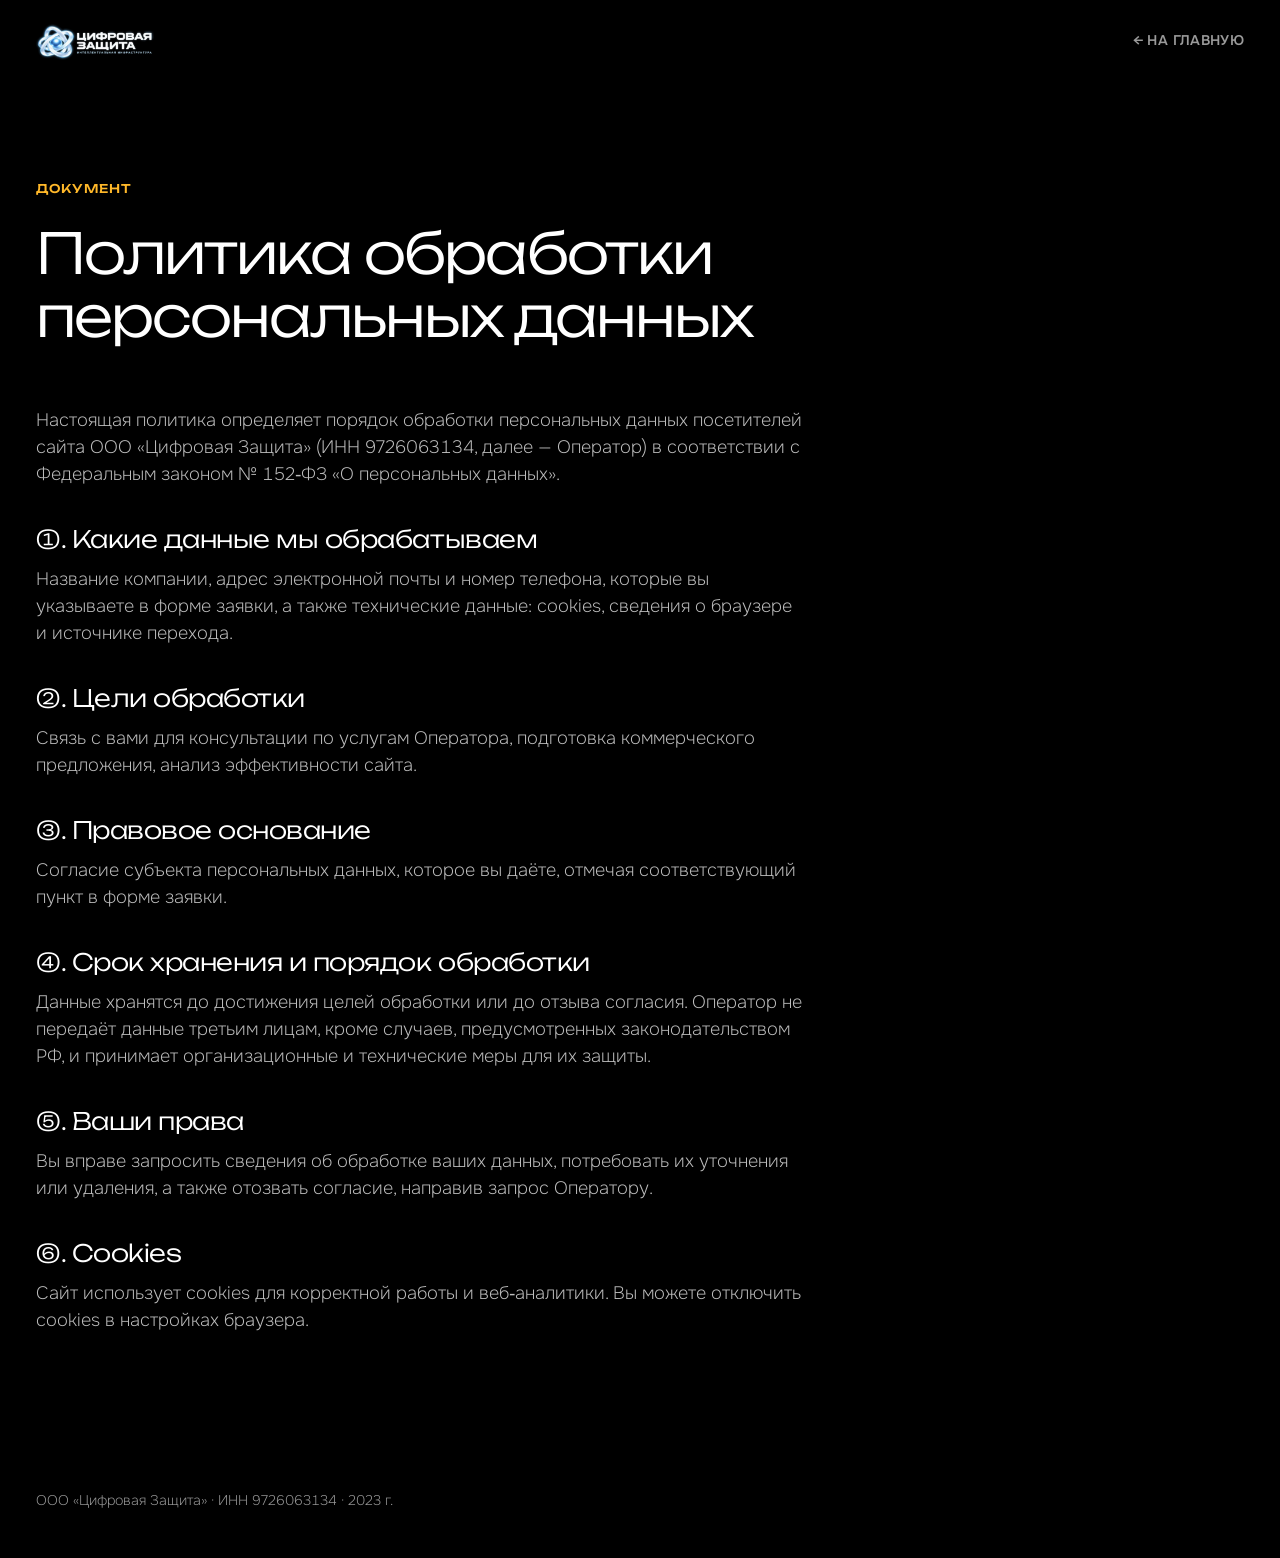
<file: privacy.html>
<!doctype html>
<html lang="ru">
<head>
  <meta charset="utf-8">
  <meta name="viewport" content="width=device-width, initial-scale=1">
  <title>Политика конфиденциальности — Цифровая защита</title>
  <meta name="description" content="Политика обработки персональных данных ООО «Цифровая Защита».">
  <meta name="robots" content="noindex, follow">
  <meta name="theme-color" content="#000000">
  <link rel="icon" type="image/png" sizes="32x32" href="assets/img/favicon-32.png">
  <link rel="preconnect" href="https://fonts.googleapis.com">
  <link rel="preconnect" href="https://fonts.gstatic.com" crossorigin>
  <link href="https://fonts.googleapis.com/css2?family=Onest:wght@200;400;600&family=Unbounded:wght@300;500&display=swap" rel="stylesheet">
  <link rel="stylesheet" href="assets/css/styles.css">
</head>
<body>
  <header class="page flex items-center justify-between gap-6 py-6">
    <a href="index.html" aria-label="Цифровая защита — на главную"><img src="assets/img/logo-dark.webp" alt="Цифровая защита" width="160" height="49" class="h-9 w-auto"></a>
    <a href="index.html" class="btn-ghost">← На главную</a>
  </header>
  <main class="page py-24">
    <article class="max-w-3xl">
      <p class="label">Документ</p>
      <h1 class="h-section mt-6">Политика обработки персональных данных</h1>
      <div class="copy mt-15 space-y-9 text-mist">
        <p>Настоящая политика определяет порядок обработки персональных данных посетителей сайта ООО «Цифровая Защита» (ИНН 9726063134, далее — Оператор) в соответствии с Федеральным законом № 152‑ФЗ «О персональных данных».</p>
        <section><h2 class="text-h-2xs text-bone">1. Какие данные мы обрабатываем</h2><p class="mt-3">Название компании, адрес электронной почты и номер телефона, которые вы указываете в форме заявки, а также технические данные: cookies, сведения о браузере и источнике перехода.</p></section>
        <section><h2 class="text-h-2xs text-bone">2. Цели обработки</h2><p class="mt-3">Связь с вами для консультации по услугам Оператора, подготовка коммерческого предложения, анализ эффективности сайта.</p></section>
        <section><h2 class="text-h-2xs text-bone">3. Правовое основание</h2><p class="mt-3">Согласие субъекта персональных данных, которое вы даёте, отмечая соответствующий пункт в форме заявки.</p></section>
        <section><h2 class="text-h-2xs text-bone">4. Срок хранения и порядок обработки</h2><p class="mt-3">Данные хранятся до достижения целей обработки или до отзыва согласия. Оператор не передаёт данные третьим лицам, кроме случаев, предусмотренных законодательством РФ, и принимает организационные и технические меры для их защиты.</p></section>
        <section><h2 class="text-h-2xs text-bone">5. Ваши права</h2><p class="mt-3">Вы вправе запросить сведения об обработке ваших данных, потребовать их уточнения или удаления, а также отозвать согласие, направив запрос Оператору.</p></section>
        <section><h2 class="text-h-2xs text-bone">6. Cookies</h2><p class="mt-3">Сайт использует cookies для корректной работы и веб‑аналитики. Вы можете отключить cookies в настройках браузера.</p></section>
      </div>
    </article>
  </main>
  <footer class="page pb-12 pt-15">
    <p class="copy text-sm text-ash">ООО «Цифровая Защита» · ИНН 9726063134 · 2023 г.</p>
  </footer>
</body>
</html>
</file>
<file: assets/css/styles.css>
*,:after,:before{--tw-border-spacing-x:0;--tw-border-spacing-y:0;--tw-translate-x:0;--tw-translate-y:0;--tw-rotate:0;--tw-skew-x:0;--tw-skew-y:0;--tw-scale-x:1;--tw-scale-y:1;--tw-pan-x: ;--tw-pan-y: ;--tw-pinch-zoom: ;--tw-scroll-snap-strictness:proximity;--tw-gradient-from-position: ;--tw-gradient-via-position: ;--tw-gradient-to-position: ;--tw-ordinal: ;--tw-slashed-zero: ;--tw-numeric-figure: ;--tw-numeric-spacing: ;--tw-numeric-fraction: ;--tw-ring-inset: ;--tw-ring-offset-width:0px;--tw-ring-offset-color:#fff;--tw-ring-color:rgba(59,130,246,.5);--tw-ring-offset-shadow:0 0 #0000;--tw-ring-shadow:0 0 #0000;--tw-shadow:0 0 #0000;--tw-shadow-colored:0 0 #0000;--tw-blur: ;--tw-brightness: ;--tw-contrast: ;--tw-grayscale: ;--tw-hue-rotate: ;--tw-invert: ;--tw-saturate: ;--tw-sepia: ;--tw-drop-shadow: ;--tw-backdrop-blur: ;--tw-backdrop-brightness: ;--tw-backdrop-contrast: ;--tw-backdrop-grayscale: ;--tw-backdrop-hue-rotate: ;--tw-backdrop-invert: ;--tw-backdrop-opacity: ;--tw-backdrop-saturate: ;--tw-backdrop-sepia: ;--tw-contain-size: ;--tw-contain-layout: ;--tw-contain-paint: ;--tw-contain-style: }::backdrop{--tw-border-spacing-x:0;--tw-border-spacing-y:0;--tw-translate-x:0;--tw-translate-y:0;--tw-rotate:0;--tw-skew-x:0;--tw-skew-y:0;--tw-scale-x:1;--tw-scale-y:1;--tw-pan-x: ;--tw-pan-y: ;--tw-pinch-zoom: ;--tw-scroll-snap-strictness:proximity;--tw-gradient-from-position: ;--tw-gradient-via-position: ;--tw-gradient-to-position: ;--tw-ordinal: ;--tw-slashed-zero: ;--tw-numeric-figure: ;--tw-numeric-spacing: ;--tw-numeric-fraction: ;--tw-ring-inset: ;--tw-ring-offset-width:0px;--tw-ring-offset-color:#fff;--tw-ring-color:rgba(59,130,246,.5);--tw-ring-offset-shadow:0 0 #0000;--tw-ring-shadow:0 0 #0000;--tw-shadow:0 0 #0000;--tw-shadow-colored:0 0 #0000;--tw-blur: ;--tw-brightness: ;--tw-contrast: ;--tw-grayscale: ;--tw-hue-rotate: ;--tw-invert: ;--tw-saturate: ;--tw-sepia: ;--tw-drop-shadow: ;--tw-backdrop-blur: ;--tw-backdrop-brightness: ;--tw-backdrop-contrast: ;--tw-backdrop-grayscale: ;--tw-backdrop-hue-rotate: ;--tw-backdrop-invert: ;--tw-backdrop-opacity: ;--tw-backdrop-saturate: ;--tw-backdrop-sepia: ;--tw-contain-size: ;--tw-contain-layout: ;--tw-contain-paint: ;--tw-contain-style: }/*! tailwindcss v3.4.17 | MIT License | https://tailwindcss.com*/*,:after,:before{box-sizing:border-box;border:0 solid #e5e7eb}:after,:before{--tw-content:""}:host,html{line-height:1.5;-webkit-text-size-adjust:100%;-moz-tab-size:4;-o-tab-size:4;tab-size:4;font-family:Onest,ui-sans-serif,system-ui,sans-serif;font-feature-settings:normal;font-variation-settings:normal;-webkit-tap-highlight-color:transparent}body{margin:0;line-height:inherit}hr{height:0;color:inherit;border-top-width:1px}abbr:where([title]){-webkit-text-decoration:underline dotted;text-decoration:underline dotted}h1,h2,h3,h4,h5,h6{font-size:inherit;font-weight:inherit}a{color:inherit;text-decoration:inherit}b,strong{font-weight:bolder}code,kbd,pre,samp{font-family:ui-monospace,SFMono-Regular,Menlo,Monaco,Consolas,Liberation Mono,Courier New,monospace;font-feature-settings:normal;font-variation-settings:normal;font-size:1em}small{font-size:80%}sub,sup{font-size:75%;line-height:0;position:relative;vertical-align:baseline}sub{bottom:-.25em}sup{top:-.5em}table{text-indent:0;border-color:inherit;border-collapse:collapse}button,input,optgroup,select,textarea{font-family:inherit;font-feature-settings:inherit;font-variation-settings:inherit;font-size:100%;font-weight:inherit;line-height:inherit;letter-spacing:inherit;color:inherit;margin:0;padding:0}button,select{text-transform:none}button,input:where([type=button]),input:where([type=reset]),input:where([type=submit]){-webkit-appearance:button;background-color:transparent;background-image:none}:-moz-focusring{outline:auto}:-moz-ui-invalid{box-shadow:none}progress{vertical-align:baseline}::-webkit-inner-spin-button,::-webkit-outer-spin-button{height:auto}[type=search]{-webkit-appearance:textfield;outline-offset:-2px}::-webkit-search-decoration{-webkit-appearance:none}::-webkit-file-upload-button{-webkit-appearance:button;font:inherit}summary{display:list-item}blockquote,dd,dl,figure,h1,h2,h3,h4,h5,h6,hr,p,pre{margin:0}fieldset{margin:0}fieldset,legend{padding:0}menu,ol,ul{list-style:none;margin:0;padding:0}dialog{padding:0}textarea{resize:vertical}input::-moz-placeholder,textarea::-moz-placeholder{opacity:1;color:#9ca3af}input::placeholder,textarea::placeholder{opacity:1;color:#9ca3af}[role=button],button{cursor:pointer}:disabled{cursor:default}audio,canvas,embed,iframe,img,object,svg,video{display:block;vertical-align:middle}img,video{max-width:100%;height:auto}[hidden]:where(:not([hidden=until-found])){display:none}html{background:#000;color-scheme:dark;scroll-behavior:smooth;scroll-padding-top:24px;-webkit-text-size-adjust:100%}body{background-color:transparent;font-family:Onest,ui-sans-serif,system-ui,sans-serif;--tw-text-opacity:1;color:rgb(255 255 255/var(--tw-text-opacity,1));-webkit-font-smoothing:antialiased;-moz-osx-font-smoothing:grayscale;font-feature-settings:"ss01" on,"cv11" on}h1,h2,h3,h4{font-weight:400;text-wrap:balance}h1,h2{font-family:Unbounded,Onest,ui-sans-serif,sans-serif;font-weight:300}dd,li,p{text-wrap:pretty}::-moz-selection{background:#8052ff;color:#fff}::selection{background:#8052ff;color:#fff}:focus-visible{outline:2px solid #ffb829;outline-offset:4px;border-radius:24px}.page{margin-left:auto;margin-right:auto;width:100%;max-width:1280px;padding-left:1.5rem;padding-right:1.5rem}@media (min-width:1024px){.page{padding-left:2.25rem;padding-right:2.25rem}}.section{padding-top:6rem;padding-bottom:6rem}@media (min-width:1024px){.section{padding-top:120px;padding-bottom:120px}}.label{font-family:Unbounded,Onest,ui-sans-serif,sans-serif;font-size:12px;line-height:1.5;font-weight:500;text-transform:uppercase;letter-spacing:.08em;--tw-text-opacity:1;color:rgb(255 184 41/var(--tw-text-opacity,1))}.copy{font-size:18px;line-height:1.5;font-weight:200}.h-display{font-size:40px;line-height:1.05;letter-spacing:-.04em}@media (min-width:640px){.h-display{font-size:60px}}@media (min-width:1280px){.h-display{font-size:78px;line-height:1.05;letter-spacing:-.04em}}.h-section{font-size:30px;line-height:1.12;letter-spacing:-.035em}@media (min-width:640px){.h-section{font-size:40px}}@media (min-width:1024px){.h-section{font-size:56px}}.h-pack{font-family:Unbounded,Onest,ui-sans-serif,sans-serif;font-size:26px;font-weight:300;line-height:1.15;letter-spacing:-.03em}@media (min-width:640px){.h-pack{font-size:36px;line-height:1.2;letter-spacing:-.03em}}@media (min-width:1024px){.h-pack{font-size:42px;line-height:1.15;letter-spacing:-.04em}}.btn-iris{display:inline-flex;min-height:52px;align-items:center;justify-content:center;gap:.75rem;border-radius:24px;--tw-bg-opacity:1;background-color:rgb(128 82 255/var(--tw-bg-opacity,1));padding:.75rem 1.5rem;font-size:14px;line-height:1.2;letter-spacing:.025em;font-weight:600;text-transform:uppercase;--tw-text-opacity:1;color:rgb(255 255 255/var(--tw-text-opacity,1));transition-property:color,background-color,border-color,text-decoration-color,fill,stroke,opacity,box-shadow,transform,filter,-webkit-backdrop-filter;transition-property:color,background-color,border-color,text-decoration-color,fill,stroke,opacity,box-shadow,transform,filter,backdrop-filter;transition-property:color,background-color,border-color,text-decoration-color,fill,stroke,opacity,box-shadow,transform,filter,backdrop-filter,-webkit-backdrop-filter;transition-timing-function:cubic-bezier(.4,0,.2,1);transition-duration:.3s;transition-timing-function:cubic-bezier(.22,1,.36,1)}.btn-iris:hover{--tw-bg-opacity:1;background-color:rgb(108 61 245/var(--tw-bg-opacity,1))}.btn-iris:active{--tw-scale-x:0.98;--tw-scale-y:0.98;transform:translate(var(--tw-translate-x),var(--tw-translate-y)) rotate(var(--tw-rotate)) skewX(var(--tw-skew-x)) skewY(var(--tw-skew-y)) scaleX(var(--tw-scale-x)) scaleY(var(--tw-scale-y))}.btn-iris:disabled{cursor:not-allowed}.btn-iris:has(svg){padding-right:.625rem}.btn-iris svg{font-size:32px;transition-property:transform;transition-timing-function:cubic-bezier(.4,0,.2,1);transition-duration:.5s;transition-timing-function:cubic-bezier(.22,1,.36,1)}.btn-iris:hover svg{transform:rotate(-45deg)}.btn-ghost{display:inline-flex;align-items:center;gap:.5rem;padding-bottom:.25rem;font-size:14px;line-height:1.2;letter-spacing:.025em;font-weight:600;text-transform:uppercase;--tw-text-opacity:1;color:rgb(154 154 154/var(--tw-text-opacity,1));transition-property:color,background-color,border-color,text-decoration-color,fill,stroke;transition-timing-function:cubic-bezier(.4,0,.2,1);transition-duration:.3s;transition-timing-function:cubic-bezier(.22,1,.36,1)}.btn-ghost:hover{--tw-text-opacity:1;color:rgb(255 255 255/var(--tw-text-opacity,1))}.btn-ghost{background:linear-gradient(currentColor,currentColor) no-repeat 0 100% /0 1px;transition:background-size .5s cubic-bezier(.22,1,.36,1),color .3s cubic-bezier(.22,1,.36,1)}.btn-ghost:hover{background-size:100% 1px}.btn-ghost svg{font-size:1.125rem;line-height:1.75rem;transition-property:transform;transition-timing-function:cubic-bezier(.4,0,.2,1);transition-duration:.5s;transition-timing-function:cubic-bezier(.22,1,.36,1)}.btn-ghost:hover svg{transform:translateX(4px)}.nav-link{font-size:14px;line-height:1.2;letter-spacing:.025em;font-weight:600;text-transform:uppercase;--tw-text-opacity:1;color:rgb(154 154 154/var(--tw-text-opacity,1));transition-property:color,background-color,border-color,text-decoration-color,fill,stroke,opacity,box-shadow,transform,filter,-webkit-backdrop-filter;transition-property:color,background-color,border-color,text-decoration-color,fill,stroke,opacity,box-shadow,transform,filter,backdrop-filter;transition-property:color,background-color,border-color,text-decoration-color,fill,stroke,opacity,box-shadow,transform,filter,backdrop-filter,-webkit-backdrop-filter;transition-timing-function:cubic-bezier(.4,0,.2,1);transition-duration:.3s;transition-timing-function:cubic-bezier(.22,1,.36,1)}.nav-link.is-current,.nav-link:hover{--tw-text-opacity:1;color:rgb(255 255 255/var(--tw-text-opacity,1))}.icon{font-size:32px;line-height:1;--tw-text-opacity:1;color:rgb(255 184 41/var(--tw-text-opacity,1))}.si{display:inline-block;flex-shrink:0;vertical-align:-.15em}.field{width:100%;border-radius:24px;background-color:hsla(0,0%,100%,.07);padding:1rem 1.5rem;font-size:18px;line-height:1.5;font-weight:200;--tw-text-opacity:1;color:rgb(255 255 255/var(--tw-text-opacity,1));transition-property:color,background-color,border-color,text-decoration-color,fill,stroke,opacity,box-shadow,transform,filter,-webkit-backdrop-filter;transition-property:color,background-color,border-color,text-decoration-color,fill,stroke,opacity,box-shadow,transform,filter,backdrop-filter;transition-property:color,background-color,border-color,text-decoration-color,fill,stroke,opacity,box-shadow,transform,filter,backdrop-filter,-webkit-backdrop-filter;transition-timing-function:cubic-bezier(.4,0,.2,1);transition-duration:.3s;transition-timing-function:cubic-bezier(.22,1,.36,1)}.field::-moz-placeholder{color:hsla(0,0%,60%,.7)}.field::placeholder{color:hsla(0,0%,60%,.7)}.field:focus{background-color:hsla(0,0%,100%,.1);outline:2px solid transparent;outline-offset:2px;--tw-ring-offset-shadow:var(--tw-ring-inset) 0 0 0 var(--tw-ring-offset-width) var(--tw-ring-offset-color);--tw-ring-shadow:var(--tw-ring-inset) 0 0 0 calc(2px + var(--tw-ring-offset-width)) var(--tw-ring-color);--tw-ring-opacity:1;--tw-ring-color:rgb(128 82 255/var(--tw-ring-opacity,1))}.field:focus,.field[aria-invalid=true]{box-shadow:var(--tw-ring-offset-shadow),var(--tw-ring-shadow),var(--tw-shadow,0 0 #0000)}.field[aria-invalid=true]{--tw-ring-offset-shadow:var(--tw-ring-inset) 0 0 0 var(--tw-ring-offset-width) var(--tw-ring-offset-color);--tw-ring-shadow:var(--tw-ring-inset) 0 0 0 calc(2px + var(--tw-ring-offset-width)) var(--tw-ring-color);--tw-ring-opacity:1;--tw-ring-color:rgb(255 184 41/var(--tw-ring-opacity,1))}.field-error{margin-top:.5rem;display:none;padding-left:1.5rem;font-size:.875rem;line-height:1.25rem;font-weight:400;--tw-text-opacity:1;color:rgb(255 184 41/var(--tw-text-opacity,1))}.field-error.is-visible{display:block}.faq-item summary{list-style:none}.faq-item summary::-webkit-details-marker{display:none}.faq-item[open] .faq-icon{transform:rotate(45deg)}.sr-only{position:absolute;width:1px;height:1px;padding:0;margin:-1px;overflow:hidden;clip:rect(0,0,0,0);white-space:nowrap;border-width:0}.pointer-events-none{pointer-events:none}.fixed{position:fixed}.absolute{position:absolute}.relative{position:relative}.inset-0{inset:0}.inset-x-0{left:0;right:0}.inset-x-6{left:1.5rem;right:1.5rem}.bottom-3{bottom:.75rem}.bottom-6{bottom:1.5rem}.right-6{right:1.5rem}.top-0{top:0}.top-6{top:1.5rem}.z-10{z-index:10}.z-40{z-index:40}.z-50{z-index:50}.z-\[60\]{z-index:60}.z-\[70\]{z-index:70}.order-last{order:9999}.-mx-6{margin-left:-1.5rem;margin-right:-1.5rem}.mx-auto{margin-left:auto;margin-right:auto}.mb-3{margin-bottom:.75rem}.ml-auto{margin-left:auto}.mt-0\.5{margin-top:.125rem}.mt-1{margin-top:.25rem}.mt-1\.5{margin-top:.375rem}.mt-12{margin-top:3rem}.mt-15{margin-top:60px}.mt-24{margin-top:6rem}.mt-3{margin-top:.75rem}.mt-4\.5{margin-top:18px}.mt-6{margin-top:1.5rem}.mt-9{margin-top:2.25rem}.mt-auto{margin-top:auto}.block{display:block}.flex{display:flex}.inline-flex{display:inline-flex}.grid{display:grid}.hidden{display:none}.aspect-square{aspect-ratio:1/1}.h-0\.5{height:.125rem}.h-11{height:2.75rem}.h-12{height:3rem}.h-5{height:1.25rem}.h-9{height:2.25rem}.min-h-full{min-height:100%}.min-h-screen{min-height:100vh}.w-11{width:2.75rem}.w-12{width:3rem}.w-5{width:1.25rem}.w-6{width:1.5rem}.w-auto{width:auto}.w-full{width:100%}.max-w-2xl{max-width:42rem}.max-w-3xl{max-width:48rem}.max-w-4xl{max-width:56rem}.max-w-5xl{max-width:64rem}.max-w-copy{max-width:520px}.max-w-xl{max-width:36rem}.shrink-0{flex-shrink:0}.transform{transform:translate(var(--tw-translate-x),var(--tw-translate-y)) rotate(var(--tw-rotate)) skewX(var(--tw-skew-x)) skewY(var(--tw-skew-y)) scaleX(var(--tw-scale-x)) scaleY(var(--tw-scale-y))}.cursor-pointer{cursor:pointer}.resize{resize:both}.grid-cols-2{grid-template-columns:repeat(2,minmax(0,1fr))}.grid-cols-3{grid-template-columns:repeat(3,minmax(0,1fr))}.flex-col{flex-direction:column}.flex-wrap{flex-wrap:wrap}.items-start{align-items:flex-start}.items-center{align-items:center}.items-baseline{align-items:baseline}.justify-center{justify-content:center}.justify-between{justify-content:space-between}.gap-1{gap:.25rem}.gap-12{gap:3rem}.gap-15{gap:60px}.gap-3{gap:.75rem}.gap-4\.5{gap:18px}.gap-6{gap:1.5rem}.gap-7\.5{gap:30px}.gap-9{gap:2.25rem}.gap-x-7\.5{-moz-column-gap:30px;column-gap:30px}.gap-x-9{-moz-column-gap:2.25rem;column-gap:2.25rem}.gap-y-3{row-gap:.75rem}.gap-y-6{row-gap:1.5rem}.space-y-24>:not([hidden])~:not([hidden]){--tw-space-y-reverse:0;margin-top:calc(6rem*(1 - var(--tw-space-y-reverse)));margin-bottom:calc(6rem*var(--tw-space-y-reverse))}.space-y-3>:not([hidden])~:not([hidden]){--tw-space-y-reverse:0;margin-top:calc(.75rem*(1 - var(--tw-space-y-reverse)));margin-bottom:calc(.75rem*var(--tw-space-y-reverse))}.space-y-4\.5>:not([hidden])~:not([hidden]){--tw-space-y-reverse:0;margin-top:calc(18px*(1 - var(--tw-space-y-reverse)));margin-bottom:calc(18px*var(--tw-space-y-reverse))}.space-y-9>:not([hidden])~:not([hidden]){--tw-space-y-reverse:0;margin-top:calc(2.25rem*(1 - var(--tw-space-y-reverse)));margin-bottom:calc(2.25rem*var(--tw-space-y-reverse))}.self-start{align-self:flex-start}.overflow-hidden{overflow:hidden}.overflow-y-auto{overflow-y:auto}.rounded{border-radius:.25rem}.rounded-pill{border-radius:24px}.bg-current{background-color:currentColor}.bg-void\/90{background-color:rgba(0,0,0,.9)}.bg-void\/95{background-color:rgba(0,0,0,.95)}.p-6{padding:1.5rem}.px-6{padding-left:1.5rem;padding-right:1.5rem}.py-1\.5{padding-top:.375rem;padding-bottom:.375rem}.py-24{padding-top:6rem;padding-bottom:6rem}.py-4\.5{padding-top:18px;padding-bottom:18px}.py-6{padding-top:1.5rem;padding-bottom:1.5rem}.\!pl-8{padding-left:2rem!important}.pb-12{padding-bottom:3rem}.pb-24{padding-bottom:6rem}.pb-6{padding-bottom:1.5rem}.pl-6{padding-left:1.5rem}.pt-15{padding-top:60px}.pt-3{padding-top:.75rem}.pt-30{padding-top:120px}.text-center{text-align:center}.font-display{font-family:Unbounded,Onest,ui-sans-serif,sans-serif}.text-2xl{font-size:1.5rem;line-height:2rem}.text-\[28px\]{font-size:28px}.text-body{font-size:18px;line-height:1.5}.text-caption{font-size:12px;line-height:1.5}.text-h{font-size:48px;line-height:1.1;letter-spacing:-.04em}.text-h-2xs{font-size:24px;line-height:1.25;letter-spacing:-.02em}.text-h-lg{font-size:78px;line-height:1.05;letter-spacing:-.04em}.text-h-sm{font-size:42px;line-height:1.15;letter-spacing:-.04em}.text-h-xs{font-size:27px;line-height:1.15;letter-spacing:-.02em}.text-lg{font-size:1.125rem;line-height:1.75rem}.text-nav{font-size:14px;line-height:1.2;letter-spacing:.025em}.text-sm{font-size:.875rem;line-height:1.25rem}.text-sub{font-size:36px;line-height:1.2;letter-spacing:-.03em}.font-light{font-weight:300}.font-semibold{font-weight:600}.uppercase{text-transform:uppercase}.leading-loose{line-height:2}.leading-snug{line-height:1.375}.tracking-\[-0\.03em\]{letter-spacing:-.03em}.\!text-ash{--tw-text-opacity:1!important;color:rgb(154 154 154/var(--tw-text-opacity,1))!important}.text-ash{--tw-text-opacity:1;color:rgb(154 154 154/var(--tw-text-opacity,1))}.text-ash\/40{color:hsla(0,0%,60%,.4)}.text-bone{--tw-text-opacity:1;color:rgb(255 255 255/var(--tw-text-opacity,1))}.text-mist{--tw-text-opacity:1;color:rgb(189 189 189/var(--tw-text-opacity,1))}.text-saffron{--tw-text-opacity:1;color:rgb(255 184 41/var(--tw-text-opacity,1))}.underline{text-decoration-line:underline}.underline-offset-4{text-underline-offset:4px}.accent-iris{accent-color:#8052ff}.ring{--tw-ring-offset-shadow:var(--tw-ring-inset) 0 0 0 var(--tw-ring-offset-width) var(--tw-ring-offset-color);--tw-ring-shadow:var(--tw-ring-inset) 0 0 0 calc(3px + var(--tw-ring-offset-width)) var(--tw-ring-color)}.ring,.ring-1{box-shadow:var(--tw-ring-offset-shadow),var(--tw-ring-shadow),var(--tw-shadow,0 0 #0000)}.ring-1{--tw-ring-offset-shadow:var(--tw-ring-inset) 0 0 0 var(--tw-ring-offset-width) var(--tw-ring-offset-color);--tw-ring-shadow:var(--tw-ring-inset) 0 0 0 calc(1px + var(--tw-ring-offset-width)) var(--tw-ring-color)}.ring-bone\/15{--tw-ring-color:hsla(0,0%,100%,.15)}.filter{filter:var(--tw-blur) var(--tw-brightness) var(--tw-contrast) var(--tw-grayscale) var(--tw-hue-rotate) var(--tw-invert) var(--tw-saturate) var(--tw-sepia) var(--tw-drop-shadow)}.backdrop-blur-xl{--tw-backdrop-blur:blur(24px);-webkit-backdrop-filter:var(--tw-backdrop-blur) var(--tw-backdrop-brightness) var(--tw-backdrop-contrast) var(--tw-backdrop-grayscale) var(--tw-backdrop-hue-rotate) var(--tw-backdrop-invert) var(--tw-backdrop-opacity) var(--tw-backdrop-saturate) var(--tw-backdrop-sepia);backdrop-filter:var(--tw-backdrop-blur) var(--tw-backdrop-brightness) var(--tw-backdrop-contrast) var(--tw-backdrop-grayscale) var(--tw-backdrop-hue-rotate) var(--tw-backdrop-invert) var(--tw-backdrop-opacity) var(--tw-backdrop-saturate) var(--tw-backdrop-sepia)}.transition{transition-property:color,background-color,border-color,text-decoration-color,fill,stroke,opacity,box-shadow,transform,filter,-webkit-backdrop-filter;transition-property:color,background-color,border-color,text-decoration-color,fill,stroke,opacity,box-shadow,transform,filter,backdrop-filter;transition-property:color,background-color,border-color,text-decoration-color,fill,stroke,opacity,box-shadow,transform,filter,backdrop-filter,-webkit-backdrop-filter;transition-timing-function:cubic-bezier(.4,0,.2,1);transition-duration:.15s}.duration-300{transition-duration:.3s}.duration-500{transition-duration:.5s}.ease-brand{transition-timing-function:cubic-bezier(.22,1,.36,1)}.particle-field{position:fixed;inset:0;width:100%;height:100%;z-index:-1;pointer-events:none}.split .wrd{display:inline-block;overflow:hidden;vertical-align:top;padding:.12em 0 .1em;margin:-.12em 0 -.1em}.js .split .wi{display:inline-block;transform:translateY(110%);transition:transform 1.2s cubic-bezier(.22,1,.36,1)}.js .split.is-split-in .wi{transform:none}.faq-item[open]>div{animation:faq-in .6s cubic-bezier(.22,1,.36,1)}@keyframes faq-in{0%{opacity:0;transform:translateY(-8px)}to{opacity:1;transform:none}}.js .label-line{display:inline-flex;align-items:center;gap:12px}.js .label-line:before{content:"";width:24px;height:1px;background:currentColor;transform:scaleX(0);transform-origin:left;transition:transform .8s cubic-bezier(.22,1,.36,1) .2s}.js .is-in .label-line:before,.js .label-line.is-in:before{transform:scaleX(1)}.js .reveal{opacity:0;transform:translateY(32px);transition:opacity 1.1s cubic-bezier(.22,1,.36,1),transform 1.1s cubic-bezier(.22,1,.36,1);will-change:opacity,transform}.js .reveal.is-in{will-change:auto;opacity:1;transform:none}.tagline .w{color:hsla(0,0%,100%,.22);transition:color .6s cubic-bezier(.22,1,.36,1)}.tagline .w.is-on{color:#fff}.tagline .w.accent.is-on{color:#ffb829}.menu-panel{opacity:0;pointer-events:none;transition:opacity .5s cubic-bezier(.22,1,.36,1)}.menu-open .menu-panel{opacity:1;pointer-events:auto}.menu-panel a,.menu-panel button{opacity:0;transform:translateY(24px);transition:opacity .5s cubic-bezier(.22,1,.36,1),transform .5s cubic-bezier(.22,1,.36,1)}.menu-open .menu-panel a,.menu-open .menu-panel button{opacity:1;transform:none}.burger span{transition:transform .5s cubic-bezier(.22,1,.36,1),opacity .3s cubic-bezier(.22,1,.36,1);transform-origin:center}.menu-open .burger span:first-child{transform:translateY(6px) rotate(45deg)}.menu-open .burger span:nth-child(2){opacity:0}.menu-open .burger span:nth-child(3){transform:translateY(-6px) rotate(-45deg)}.modal{opacity:0;pointer-events:none;transition:opacity .5s cubic-bezier(.22,1,.36,1)}.modal.is-open{opacity:1;pointer-events:auto}.modal .modal-box{transform:translateY(24px);transition:transform .5s cubic-bezier(.22,1,.36,1)}.modal.is-open .modal-box{transform:none}.is-loading{position:relative;color:transparent!important}.is-loading:after{content:"";position:absolute;inset:14px 24px;border-radius:9999px;background:linear-gradient(90deg,hsla(0,0%,100%,.2),hsla(0,0%,100%,.55),hsla(0,0%,100%,.2));background-size:200% 100%;animation:shimmer 1.2s cubic-bezier(.22,1,.36,1) infinite}@keyframes shimmer{0%{background-position:200% 0}to{background-position:-200% 0}}@media (prefers-reduced-motion:reduce){html{scroll-behavior:auto}.js .reveal,.js .split .wi,.menu-panel a,.menu-panel button,.modal .modal-box{transform:none!important}.is-loading:after{animation:none}}html.lenis,html.lenis body{height:auto}.lenis.lenis-smooth{scroll-behavior:auto!important}.lenis.lenis-stopped{overflow:hidden}@media (max-width:640px){.menu-panel,.modal{-webkit-backdrop-filter:none!important;backdrop-filter:none!important}.menu-panel{background:rgba(0,0,0,.97)}.modal{background:rgba(0,0,0,.96)}}.hover\:text-bone:hover{--tw-text-opacity:1;color:rgb(255 255 255/var(--tw-text-opacity,1))}.hover\:text-saffron:hover{--tw-text-opacity:1;color:rgb(255 184 41/var(--tw-text-opacity,1))}.focus\:not-sr-only:focus{position:static;width:auto;height:auto;padding:0;margin:0;overflow:visible;clip:auto;white-space:normal}.focus\:fixed:focus{position:fixed}.focus\:left-6:focus{left:1.5rem}.focus\:top-6:focus{top:1.5rem}.focus\:z-\[90\]:focus{z-index:90}.focus\:rounded-pill:focus{border-radius:24px}.focus\:bg-iris:focus{--tw-bg-opacity:1;background-color:rgb(128 82 255/var(--tw-bg-opacity,1))}.focus\:px-6:focus{padding-left:1.5rem;padding-right:1.5rem}.focus\:py-3:focus{padding-top:.75rem;padding-bottom:.75rem}.focus\:text-nav:focus{font-size:14px;line-height:1.2;letter-spacing:.025em}.focus\:font-semibold:focus{font-weight:600}.focus\:uppercase:focus{text-transform:uppercase}@media (min-width:640px){.sm\:mx-auto{margin-left:auto;margin-right:auto}.sm\:ml-0{margin-left:0}.sm\:inline-flex{display:inline-flex}.sm\:w-4\/5{width:80%}.sm\:grid-cols-2{grid-template-columns:repeat(2,minmax(0,1fr))}.sm\:grid-cols-3{grid-template-columns:repeat(3,minmax(0,1fr))}.sm\:flex-row{flex-direction:row}.sm\:items-center{align-items:center}.sm\:text-h-xs{font-size:27px;line-height:1.15;letter-spacing:-.02em}.sm\:text-sub{font-size:36px;line-height:1.2;letter-spacing:-.03em}}@media (min-width:1024px){.lg\:sticky{position:sticky}.lg\:top-12{top:3rem}.lg\:order-last{order:9999}.lg\:col-span-4{grid-column:span 4/span 4}.lg\:col-span-5{grid-column:span 5/span 5}.lg\:col-span-6{grid-column:span 6/span 6}.lg\:col-span-7{grid-column:span 7/span 7}.lg\:col-start-6{grid-column-start:6}.lg\:col-start-7{grid-column-start:7}.lg\:col-start-8{grid-column-start:8}.lg\:mx-0{margin-left:0;margin-right:0}.lg\:-mr-24{margin-right:-6rem}.lg\:ml-0{margin-left:0}.lg\:mt-30{margin-top:120px}.lg\:flex{display:flex}.lg\:hidden{display:none}.lg\:min-h-\[100svh\]{min-height:100svh}.lg\:w-full{width:100%}.lg\:scale-125{--tw-scale-x:1.25;--tw-scale-y:1.25;transform:translate(var(--tw-translate-x),var(--tw-translate-y)) rotate(var(--tw-rotate)) skewX(var(--tw-skew-x)) skewY(var(--tw-skew-y)) scaleX(var(--tw-scale-x)) scaleY(var(--tw-scale-y))}.lg\:grid-cols-12{grid-template-columns:repeat(12,minmax(0,1fr))}.lg\:grid-cols-3{grid-template-columns:repeat(3,minmax(0,1fr))}.lg\:grid-cols-4{grid-template-columns:repeat(4,minmax(0,1fr))}.lg\:flex-row{flex-direction:row}.lg\:items-center{align-items:center}.lg\:justify-between{justify-content:space-between}.lg\:gap-12{gap:3rem}.lg\:self-start{align-self:flex-start}.lg\:pb-30{padding-bottom:120px}.lg\:pt-36{padding-top:9rem}.lg\:pt-9{padding-top:2.25rem}.lg\:text-h-sm{font-size:42px;line-height:1.15;letter-spacing:-.04em}}@media (min-width:1280px){.xl\:text-h-lg{font-size:78px;line-height:1.05;letter-spacing:-.04em}}
</file>
